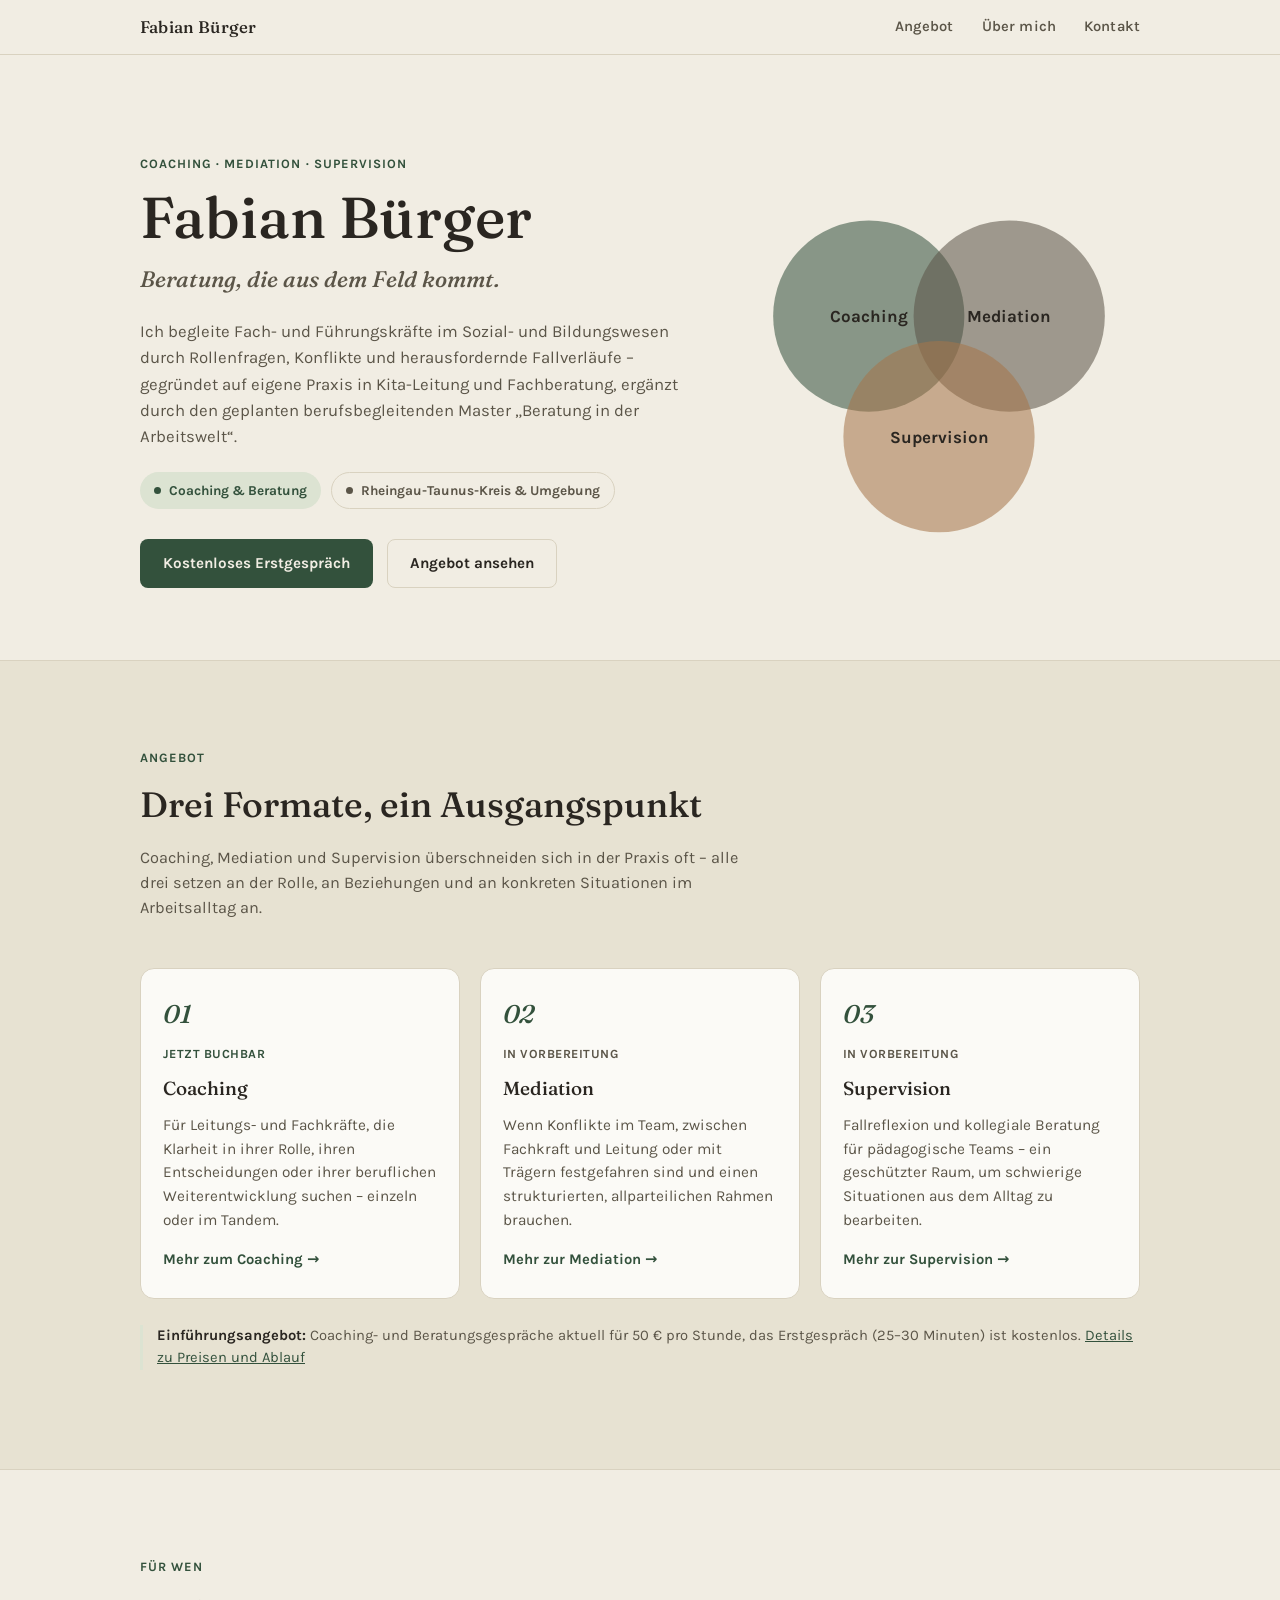
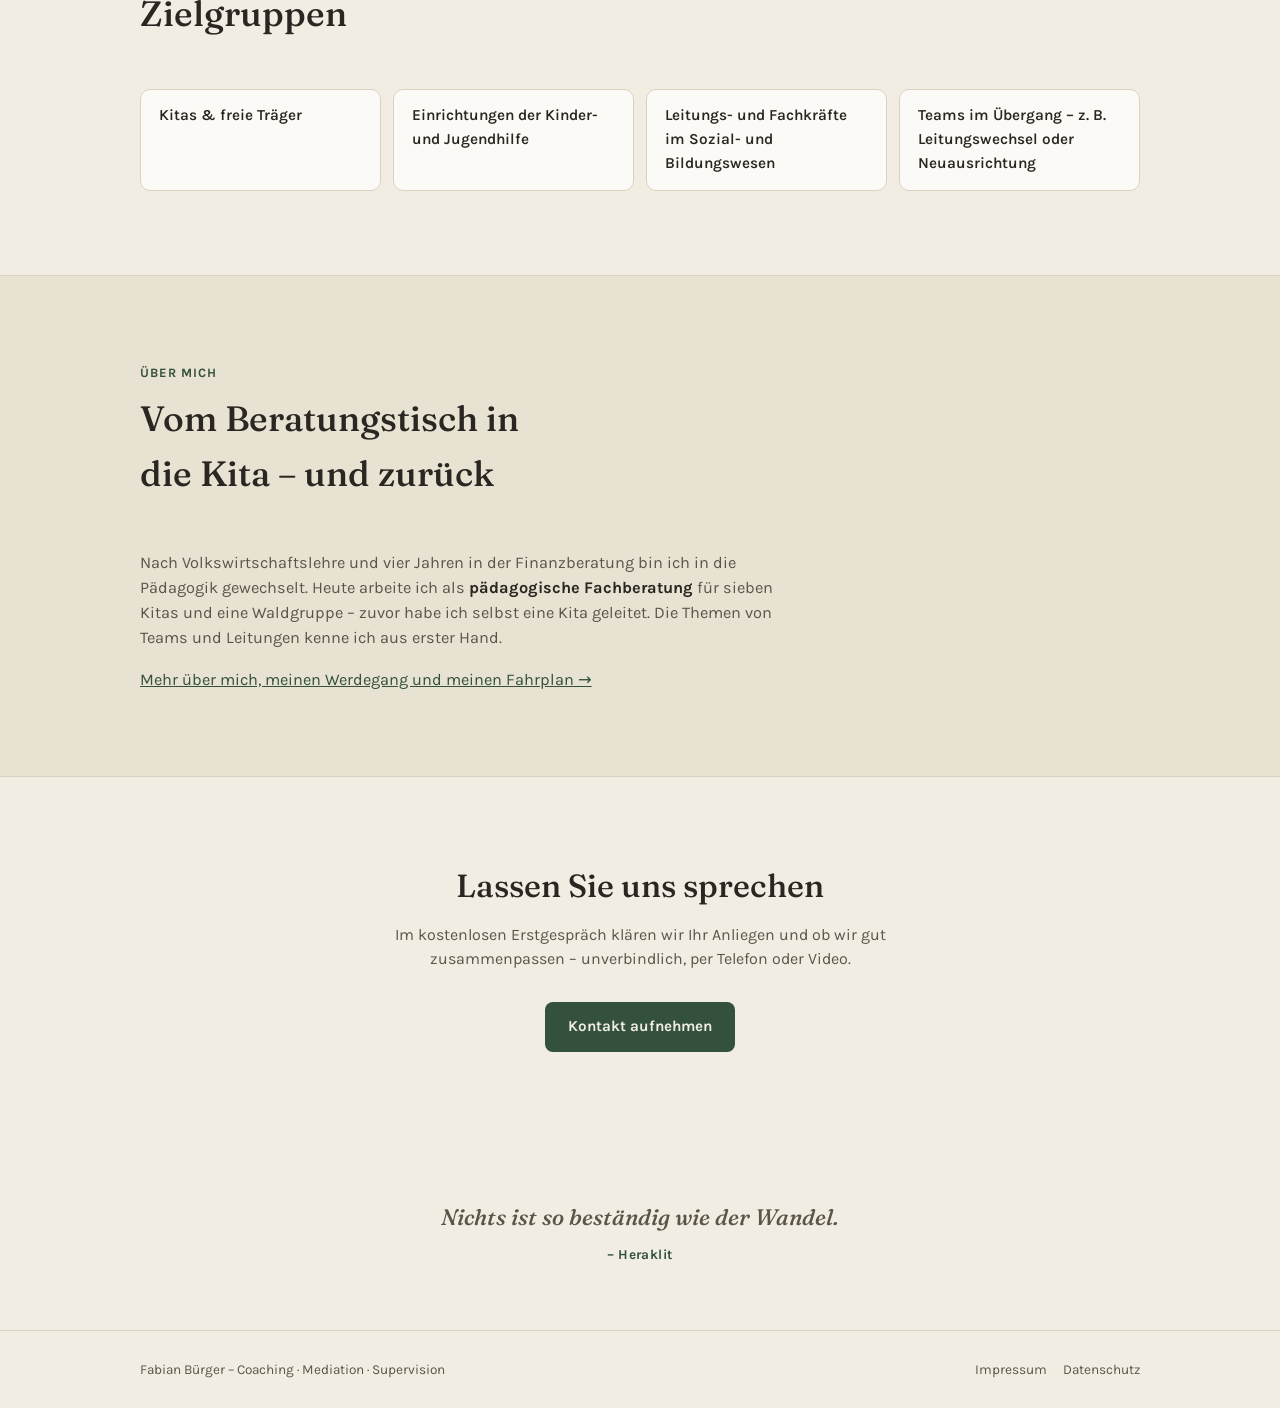
<file: index.html>
<!DOCTYPE html>
<html lang="de">
<head>
<meta charset="UTF-8">
<meta name="viewport" content="width=device-width, initial-scale=1.0">
<meta name="description" content="Coaching, Mediation und Supervision für Fach- und Führungskräfte im Sozial- und Bildungsbereich – individuelle Begleitung durch Fabian Bürger im Rheingau-Taunus-Kreis und Umgebung.">
<meta name="robots" content="index, follow">
<link rel="canonical" href="https://fabianbuerger.de/">
<meta property="og:type" content="website">
<meta property="og:url" content="https://fabianbuerger.de/">
<meta property="og:title" content="Fabian Bürger – Coaching, Mediation, Supervision">
<meta property="og:description" content="Beratung, die aus dem Feld kommt: Coaching, Mediation und Supervision für Fach- und Führungskräfte im Sozial- und Bildungsbereich.">
<meta property="og:locale" content="de_DE">
<meta property="og:image" content="https://fabianbuerger.de/og-image.png">
<meta name="twitter:card" content="summary_large_image">
<link rel="icon" href="/favicon.svg" type="image/svg+xml">
<link rel="icon" href="/favicon.ico" sizes="any">
<link rel="apple-touch-icon" href="/apple-touch-icon.png">
<title>Fabian Bürger – Coaching, Mediation &amp; Supervision im Rheingau-Taunus-Kreis</title>
<link rel="stylesheet" href="/style.css">
<script>
  // Alte Sprungmarken der früheren Einzelseite auf die neuen Unterseiten umleiten
  (function(){
    var map = {
      '#ueber-mich': '/ueber-mich',
      '#werdegang': '/ueber-mich#werdegang',
      '#fahrplan': '/ueber-mich#fahrplan',
      '#angebot': '/angebot',
      '#kontakt': '/kontakt'
    };
    if (map[location.hash]) location.replace(map[location.hash]);
  })();
</script>
<script type="application/ld+json">
{
  "@context": "https://schema.org",
  "@type": "ProfessionalService",
  "name": "Fabian Bürger – Coaching, Mediation, Supervision",
  "description": "Coaching, Mediation und Supervision für Fach- und Führungskräfte im Sozial- und Bildungsbereich im Rheingau-Taunus-Kreis und Umgebung.",
  "url": "https://fabianbuerger.de/",
  "image": "https://fabianbuerger.de/og-image.png",
  "telephone": "+491729821548",
  "email": "kontakt@fabianbuerger.de",
  "areaServed": {
    "@type": "AdministrativeArea",
    "name": "Rheingau-Taunus-Kreis"
  }
}
</script>
</head>
<body>

<header class="site">
  <div class="wrap nav-row">
    <a class="wordmark" href="/">Fabian Bürger</a>
    <button type="button" class="burger" aria-label="Menü" aria-expanded="false" aria-controls="site-nav">
      <svg viewBox="0 0 24 24" fill="none" stroke-width="2" stroke-linecap="round" aria-hidden="true"><path d="M3 6h18M3 12h18M3 18h18"/></svg>
    </button>
    <nav class="links" id="site-nav" aria-label="Hauptnavigation">
      <a href="/angebot">Angebot</a>
      <a href="/ueber-mich">Über mich</a>
      <a href="/kontakt">Kontakt</a>
    </nav>
  </div>
</header>

<main id="top">

  <section class="hero">
    <div class="wrap hero-grid">
      <div>
        <span class="eyebrow">Coaching · Mediation · Supervision</span>
        <h1>Fabian Bürger</h1>
        <p class="sub">Beratung, die aus dem Feld kommt.</p>
        <p class="lede">
          Ich begleite Fach- und Führungskräfte im Sozial- und Bildungswesen durch Rollenfragen,
          Konflikte und herausfordernde Fallverläufe &ndash; gegründet auf eigene Praxis in
          Kita-Leitung und Fachberatung, ergänzt durch den geplanten berufsbegleitenden
          Master &bdquo;Beratung in der Arbeitswelt&ldquo;.
        </p>
        <div class="badge-row">
          <span class="badge">Coaching &amp; Beratung</span>
          <span class="badge badge-alt">Rheingau-Taunus-Kreis &amp; Umgebung</span>
        </div>
        <div class="cta-row">
          <a class="btn btn-primary" href="/kontakt">Kostenloses Erstgespräch</a>
          <a class="btn btn-ghost" href="/angebot">Angebot ansehen</a>
        </div>
      </div>
      <div>
        <svg class="venn" viewBox="0 0 320 310" role="img" aria-label="Drei sich überschneidende Kreise für Coaching, Mediation und Supervision" style="max-width:340px">
          <circle cx="93.9" cy="104.5" r="90" fill="var(--accent)" />
          <circle cx="226.1" cy="104.5" r="90" fill="var(--ink-soft)" />
          <circle cx="160" cy="218.1" r="90" fill="#A6764A" fill-opacity="0.5"/>
          <text x="93.9" y="104.5" text-anchor="middle" dominant-baseline="central">Coaching</text>
          <text x="226.1" y="104.5" text-anchor="middle" dominant-baseline="central">Mediation</text>
          <text x="160" y="218.1" text-anchor="middle" dominant-baseline="central">Supervision</text>
        </svg>
      </div>
    </div>
  </section>

  <section class="alt">
    <div class="wrap">
      <div class="section-head">
        <span class="eyebrow">Angebot</span>
        <h2>Drei Formate, ein Ausgangspunkt</h2>
        <p>Coaching, Mediation und Supervision überschneiden sich in der Praxis oft &ndash; alle drei
          setzen an der Rolle, an Beziehungen und an konkreten Situationen im Arbeitsalltag an.</p>
      </div>
      <div class="grid-3">
        <div class="card">
          <span class="num">01</span>
          <span class="status">Jetzt buchbar</span>
          <h3>Coaching</h3>
          <p>Für Leitungs- und Fachkräfte, die Klarheit in ihrer Rolle, ihren Entscheidungen oder
            ihrer beruflichen Weiterentwicklung suchen &ndash; einzeln oder im Tandem.</p>
          <a class="more" href="/angebot#coaching">Mehr zum Coaching &rarr;</a>
        </div>
        <div class="card">
          <span class="num">02</span>
          <span class="status later">In Vorbereitung</span>
          <h3>Mediation</h3>
          <p>Wenn Konflikte im Team, zwischen Fachkraft und Leitung oder mit Trägern festgefahren
            sind und einen strukturierten, allparteilichen Rahmen brauchen.</p>
          <a class="more" href="/angebot#mediation">Mehr zur Mediation &rarr;</a>
        </div>
        <div class="card">
          <span class="num">03</span>
          <span class="status later">In Vorbereitung</span>
          <h3>Supervision</h3>
          <p>Fallreflexion und kollegiale Beratung für pädagogische Teams &ndash; ein geschützter Raum,
            um schwierige Situationen aus dem Alltag zu bearbeiten.</p>
          <a class="more" href="/angebot#supervision">Mehr zur Supervision &rarr;</a>
        </div>
      </div>
      <p class="note">
        <strong style="color:var(--ink)">Einführungsangebot:</strong> Coaching- und Beratungsgespräche
        aktuell für 50&nbsp;&euro; pro Stunde, das Erstgespräch (25&ndash;30&nbsp;Minuten) ist kostenlos.
        <a href="/angebot#preise">Details zu Preisen und Ablauf</a>
      </p>
    </div>
  </section>

  <section id="fuer-wen">
    <div class="wrap">
      <div class="section-head">
        <span class="eyebrow">Für wen</span>
        <h2>Zielgruppen</h2>
      </div>
      <div class="taglist">
        <div class="tag">Kitas &amp; freie Träger</div>
        <div class="tag">Einrichtungen der Kinder- und Jugendhilfe</div>
        <div class="tag">Leitungs- und Fachkräfte im Sozial- und Bildungswesen</div>
        <div class="tag">Teams im Übergang &ndash; z.&nbsp;B. Leitungswechsel oder Neuausrichtung</div>
      </div>
    </div>
  </section>

  <section class="alt">
    <div class="wrap">
      <div class="section-head">
        <span class="eyebrow">Über mich</span>
        <h2>Vom Beratungstisch in die Kita &ndash; und zurück</h2>
      </div>
      <div class="prose">
        <p>
          Nach Volkswirtschaftslehre und vier Jahren in der Finanzberatung bin ich in die Pädagogik
          gewechselt. Heute arbeite ich als <strong>pädagogische Fachberatung</strong> für sieben Kitas
          und eine Waldgruppe &ndash; zuvor habe ich selbst eine Kita geleitet. Die Themen von Teams und
          Leitungen kenne ich aus erster Hand.
        </p>
        <p><a href="/ueber-mich">Mehr über mich, meinen Werdegang und meinen Fahrplan &rarr;</a></p>
      </div>
    </div>
  </section>

  <section class="cta-band">
    <div class="wrap">
      <h2>Lassen Sie uns sprechen</h2>
      <p>Im kostenlosen Erstgespräch klären wir Ihr Anliegen und ob wir gut zusammenpassen &ndash;
        unverbindlich, per Telefon oder Video.</p>
      <div class="cta-row">
        <a class="btn btn-primary" href="/kontakt">Kontakt aufnehmen</a>
      </div>
    </div>
  </section>

  <section class="closing-quote">
    <div class="wrap">
      <blockquote>
        <p>Nichts ist so beständig wie der Wandel.</p>
        <cite>&ndash; Heraklit</cite>
      </blockquote>
    </div>
  </section>

</main>

<footer class="site">
  <div class="wrap">
    <span>Fabian Bürger &ndash; Coaching · Mediation · Supervision</span>
    <nav class="footer-links" aria-label="Rechtliches">
      <a href="/impressum.html">Impressum</a>
      <a href="/datenschutz.html">Datenschutz</a>
    </nav>
  </div>
</footer>

<script src="/nav.js"></script>
<script data-goatcounter="https://fabianbuerger.goatcounter.com/count" async src="//gc.zgo.at/count.js"></script>
</body>
</html>
</file>
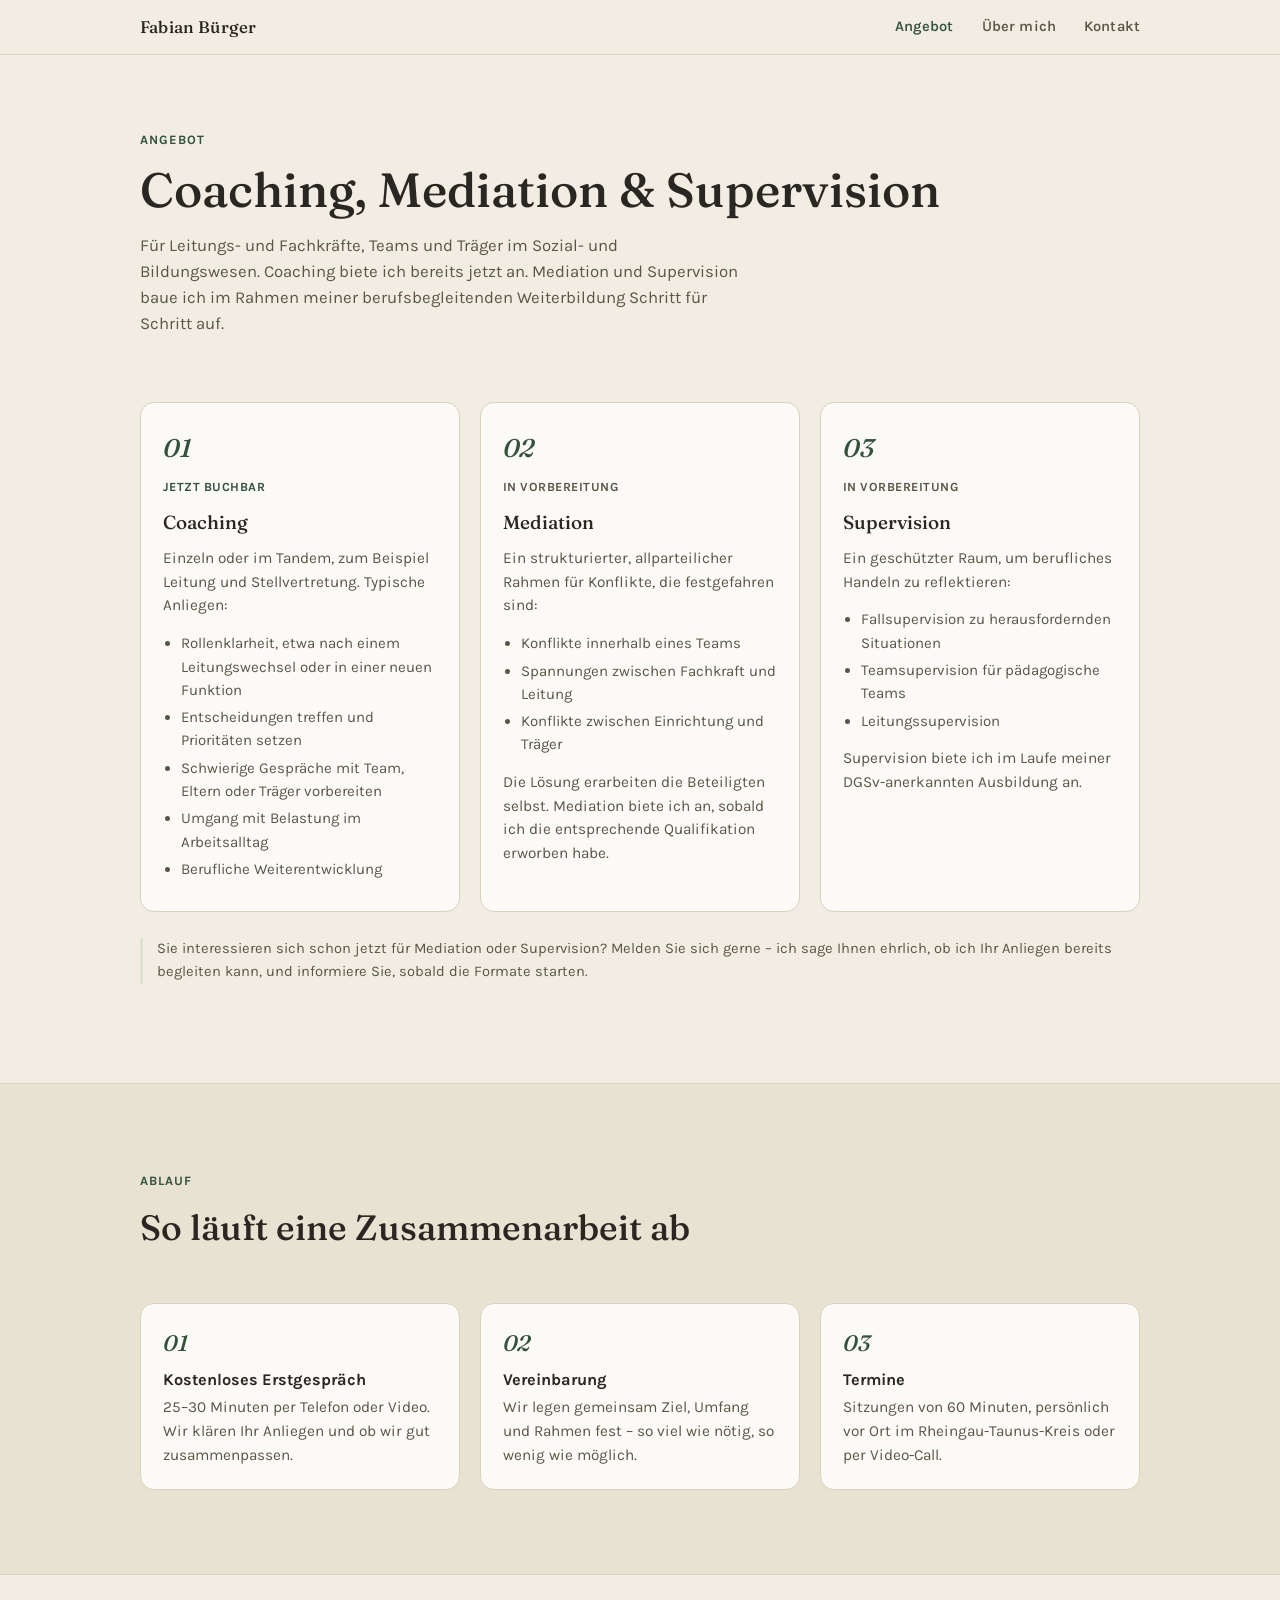
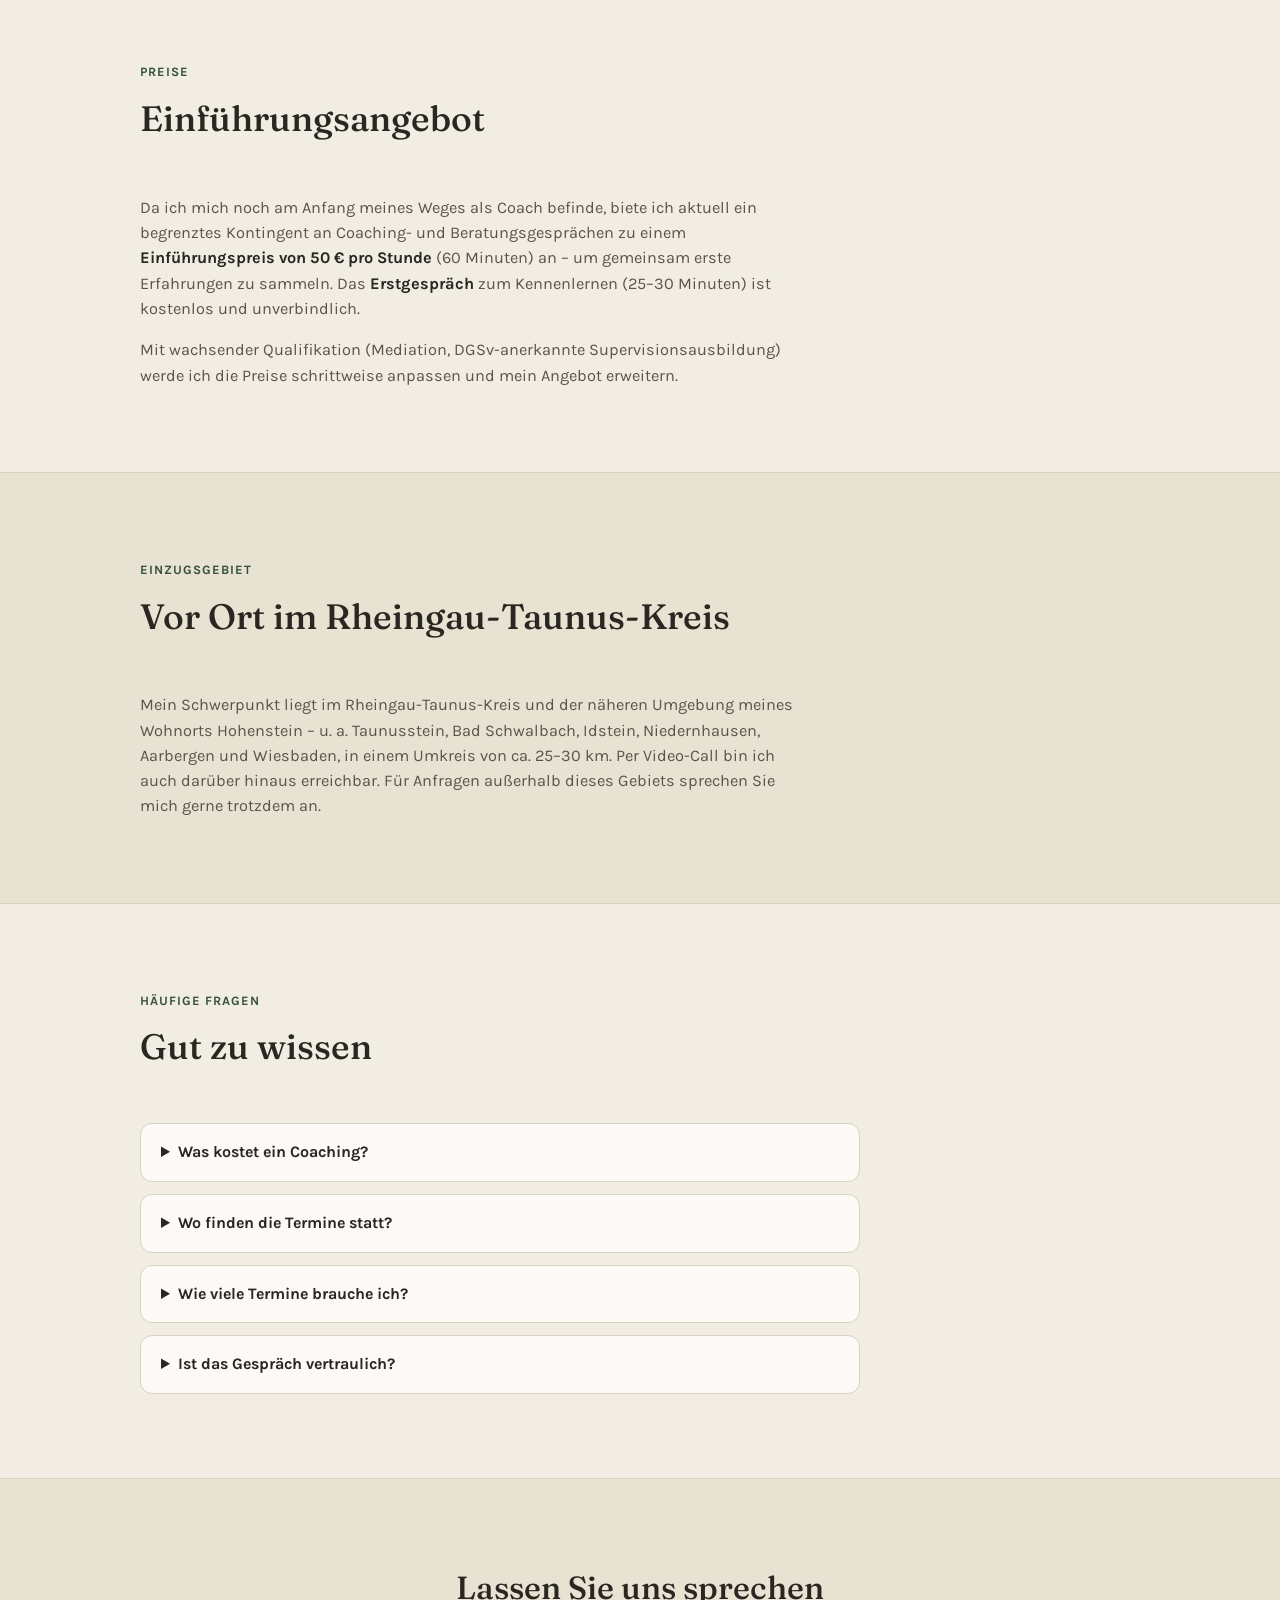
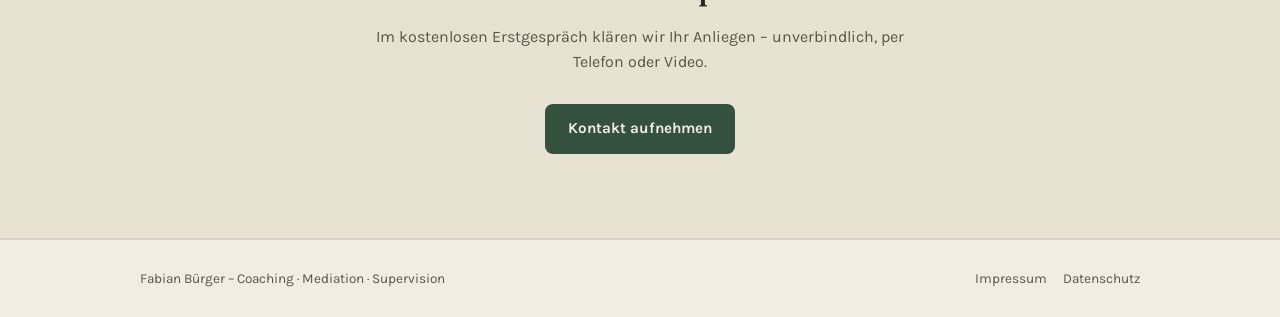
<file: angebot.html>
<!DOCTYPE html>
<html lang="de">
<head>
<meta charset="UTF-8">
<meta name="viewport" content="width=device-width, initial-scale=1.0">
<meta name="description" content="Coaching für Leitungs- und Fachkräfte in Kita und Sozialwesen, Mediation und Supervision in Vorbereitung. Ablauf, Preise und Einzugsgebiet im Rheingau-Taunus-Kreis.">
<meta name="robots" content="index, follow">
<link rel="canonical" href="https://fabianbuerger.de/angebot">
<meta property="og:type" content="website">
<meta property="og:url" content="https://fabianbuerger.de/angebot">
<meta property="og:title" content="Angebot – Coaching, Mediation, Supervision | Fabian Bürger">
<meta property="og:description" content="Coaching für Leitungs- und Fachkräfte im Sozial- und Bildungswesen. Ablauf, Preise und Einzugsgebiet.">
<meta property="og:locale" content="de_DE">
<meta property="og:image" content="https://fabianbuerger.de/og-image.png">
<meta name="twitter:card" content="summary_large_image">
<link rel="icon" href="/favicon.svg" type="image/svg+xml">
<link rel="icon" href="/favicon.ico" sizes="any">
<link rel="apple-touch-icon" href="/apple-touch-icon.png">
<title>Angebot: Coaching, Mediation &amp; Supervision – Fabian Bürger</title>
<link rel="stylesheet" href="/style.css">
</head>
<body>

<header class="site">
  <div class="wrap nav-row">
    <a class="wordmark" href="/">Fabian Bürger</a>
    <button type="button" class="burger" aria-label="Menü" aria-expanded="false" aria-controls="site-nav">
      <svg viewBox="0 0 24 24" fill="none" stroke-width="2" stroke-linecap="round" aria-hidden="true"><path d="M3 6h18M3 12h18M3 18h18"/></svg>
    </button>
    <nav class="links" id="site-nav" aria-label="Hauptnavigation">
      <a href="/angebot" aria-current="page">Angebot</a>
      <a href="/ueber-mich">Über mich</a>
      <a href="/kontakt">Kontakt</a>
    </nav>
  </div>
</header>

<main>

  <div class="page-head">
    <div class="wrap">
      <span class="eyebrow">Angebot</span>
      <h1>Coaching, Mediation &amp; Supervision</h1>
      <p class="lede">Für Leitungs- und Fachkräfte, Teams und Träger im Sozial- und Bildungswesen.
        Coaching biete ich bereits jetzt an. Mediation und Supervision baue ich im Rahmen meiner
        berufsbegleitenden Weiterbildung Schritt für Schritt auf.</p>
    </div>
  </div>

  <section>
    <div class="wrap">
      <div class="grid-3">
        <div class="card" id="coaching">
          <span class="num">01</span>
          <span class="status">Jetzt buchbar</span>
          <h3>Coaching</h3>
          <p>Einzeln oder im Tandem, zum Beispiel Leitung und Stellvertretung. Typische Anliegen:</p>
          <ul>
            <li>Rollenklarheit, etwa nach einem Leitungswechsel oder in einer neuen Funktion</li>
            <li>Entscheidungen treffen und Prioritäten setzen</li>
            <li>Schwierige Gespräche mit Team, Eltern oder Träger vorbereiten</li>
            <li>Umgang mit Belastung im Arbeitsalltag</li>
            <li>Berufliche Weiterentwicklung</li>
          </ul>
        </div>
        <div class="card" id="mediation">
          <span class="num">02</span>
          <span class="status later">In Vorbereitung</span>
          <h3>Mediation</h3>
          <p>Ein strukturierter, allparteilicher Rahmen für Konflikte, die festgefahren sind:</p>
          <ul>
            <li>Konflikte innerhalb eines Teams</li>
            <li>Spannungen zwischen Fachkraft und Leitung</li>
            <li>Konflikte zwischen Einrichtung und Träger</li>
          </ul>
          <p>Die Lösung erarbeiten die Beteiligten selbst. Mediation biete ich an, sobald ich die
            entsprechende Qualifikation erworben habe.</p>
        </div>
        <div class="card" id="supervision">
          <span class="num">03</span>
          <span class="status later">In Vorbereitung</span>
          <h3>Supervision</h3>
          <p>Ein geschützter Raum, um berufliches Handeln zu reflektieren:</p>
          <ul>
            <li>Fallsupervision zu herausfordernden Situationen</li>
            <li>Teamsupervision für pädagogische Teams</li>
            <li>Leitungssupervision</li>
          </ul>
          <p>Supervision biete ich im Laufe meiner DGSv-anerkannten Ausbildung an.</p>
        </div>
      </div>
      <p class="note">Sie interessieren sich schon jetzt für Mediation oder Supervision? Melden Sie sich
        gerne &ndash; ich sage Ihnen ehrlich, ob ich Ihr Anliegen bereits begleiten kann, und informiere
        Sie, sobald die Formate starten.</p>
    </div>
  </section>

  <section class="alt" id="ablauf">
    <div class="wrap">
      <div class="section-head">
        <span class="eyebrow">Ablauf</span>
        <h2>So läuft eine Zusammenarbeit ab</h2>
      </div>
      <ol class="steps">
        <li><strong>Kostenloses Erstgespräch</strong>25&ndash;30 Minuten per Telefon oder Video. Wir
          klären Ihr Anliegen und ob wir gut zusammenpassen.</li>
        <li><strong>Vereinbarung</strong>Wir legen gemeinsam Ziel, Umfang und Rahmen fest &ndash;
          so viel wie nötig, so wenig wie möglich.</li>
        <li><strong>Termine</strong>Sitzungen von 60 Minuten, persönlich vor Ort im
          Rheingau-Taunus-Kreis oder per Video-Call.</li>
      </ol>
    </div>
  </section>

  <section id="preise">
    <div class="wrap">
      <div class="section-head">
        <span class="eyebrow">Preise</span>
        <h2>Einführungsangebot</h2>
      </div>
      <div class="prose">
        <p>Da ich mich noch am Anfang meines Weges als Coach befinde, biete ich aktuell ein begrenztes
          Kontingent an Coaching- und Beratungsgesprächen zu einem <strong>Einführungspreis von
          50&nbsp;&euro; pro Stunde</strong> (60&nbsp;Minuten) an &ndash; um gemeinsam erste Erfahrungen
          zu sammeln. Das <strong>Erstgespräch</strong> zum Kennenlernen (25&ndash;30&nbsp;Minuten) ist
          kostenlos und unverbindlich.</p>
        <p>Mit wachsender Qualifikation (Mediation, DGSv-anerkannte Supervisionsausbildung) werde ich
          die Preise schrittweise anpassen und mein Angebot erweitern.</p>
      </div>
    </div>
  </section>

  <section class="alt" id="einzugsgebiet">
    <div class="wrap">
      <div class="section-head">
        <span class="eyebrow">Einzugsgebiet</span>
        <h2>Vor Ort im Rheingau-Taunus-Kreis</h2>
      </div>
      <div class="prose">
        <p>Mein Schwerpunkt liegt im Rheingau-Taunus-Kreis und der näheren Umgebung meines Wohnorts
          Hohenstein &ndash; u.&nbsp;a. Taunusstein, Bad Schwalbach, Idstein, Niedernhausen, Aarbergen
          und Wiesbaden, in einem Umkreis von ca. 25&ndash;30&nbsp;km. Per Video-Call bin ich auch
          darüber hinaus erreichbar. Für Anfragen außerhalb dieses Gebiets sprechen Sie mich gerne
          trotzdem an.</p>
      </div>
    </div>
  </section>

  <section id="fragen">
    <div class="wrap">
      <div class="section-head">
        <span class="eyebrow">Häufige Fragen</span>
        <h2>Gut zu wissen</h2>
      </div>
      <div class="faq">
        <details>
          <summary>Was kostet ein Coaching?</summary>
          <p>Aktuell gilt ein Einführungspreis von 50&nbsp;&euro; pro Stunde (60&nbsp;Minuten). Das
            Erstgespräch (25&ndash;30&nbsp;Minuten) ist kostenlos.</p>
        </details>
        <details>
          <summary>Wo finden die Termine statt?</summary>
          <p>Persönlich vor Ort im Rheingau-Taunus-Kreis und Umgebung &ndash; zum Beispiel in Ihrer
            Einrichtung &ndash; oder per Video-Call.</p>
        </details>
        <details>
          <summary>Wie viele Termine brauche ich?</summary>
          <p>Das hängt von Ihrem Anliegen ab. Manchmal reicht ein einzelnes Gespräch, manchmal sind
            mehrere Termine sinnvoll. Wir klären das im Erstgespräch und passen den Umfang bei Bedarf an.</p>
        </details>
        <details>
          <summary>Ist das Gespräch vertraulich?</summary>
          <p>Ja. Was Sie mir im Coaching anvertrauen, bleibt unter uns &ndash; auch wenn Ihre
            Einrichtung oder Ihr Träger das Coaching beauftragt.</p>
        </details>
      </div>
    </div>
  </section>

  <section class="cta-band alt">
    <div class="wrap">
      <h2>Lassen Sie uns sprechen</h2>
      <p>Im kostenlosen Erstgespräch klären wir Ihr Anliegen &ndash; unverbindlich, per Telefon oder Video.</p>
      <div class="cta-row">
        <a class="btn btn-primary" href="/kontakt">Kontakt aufnehmen</a>
      </div>
    </div>
  </section>

</main>

<footer class="site">
  <div class="wrap">
    <span>Fabian Bürger &ndash; Coaching · Mediation · Supervision</span>
    <nav class="footer-links" aria-label="Rechtliches">
      <a href="/impressum.html">Impressum</a>
      <a href="/datenschutz.html">Datenschutz</a>
    </nav>
  </div>
</footer>

<script src="/nav.js"></script>
<script data-goatcounter="https://fabianbuerger.goatcounter.com/count" async src="//gc.zgo.at/count.js"></script>
</body>
</html>
</file>
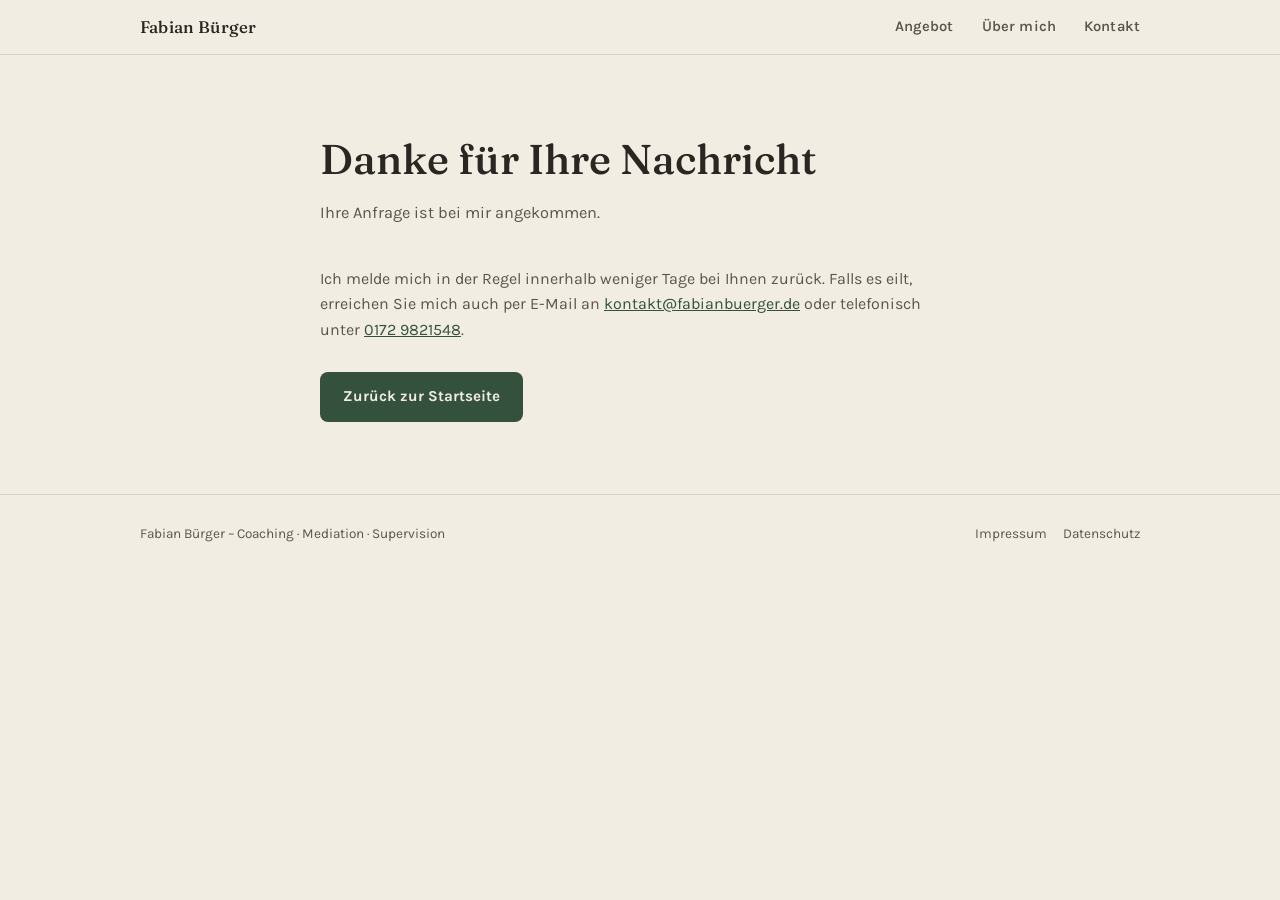
<file: danke.html>
<!DOCTYPE html>
<html lang="de">
<head>
<meta charset="UTF-8">
<meta name="viewport" content="width=device-width, initial-scale=1.0">
<meta name="robots" content="noindex, follow">
<title>Danke für Ihre Nachricht – Fabian Bürger</title>
<link rel="icon" href="/favicon.svg" type="image/svg+xml">
<link rel="icon" href="/favicon.ico" sizes="any">
<link rel="apple-touch-icon" href="/apple-touch-icon.png">
<link rel="stylesheet" href="/style.css">
</head>
<body>

<header class="site">
  <div class="wrap nav-row">
    <a class="wordmark" href="/">Fabian Bürger</a>
    <button type="button" class="burger" aria-label="Menü" aria-expanded="false" aria-controls="site-nav">
      <svg viewBox="0 0 24 24" fill="none" stroke-width="2" stroke-linecap="round" aria-hidden="true"><path d="M3 6h18M3 12h18M3 18h18"/></svg>
    </button>
    <nav class="links" id="site-nav" aria-label="Hauptnavigation">
      <a href="/angebot">Angebot</a>
      <a href="/ueber-mich">Über mich</a>
      <a href="/kontakt">Kontakt</a>
    </nav>
  </div>
</header>

<main class="legal">
  <div class="wrap">
    <h1>Danke für Ihre Nachricht</h1>
    <p class="lede">Ihre Anfrage ist bei mir angekommen.</p>
    <p>Ich melde mich in der Regel innerhalb weniger Tage bei Ihnen zurück. Falls es eilt, erreichen Sie
    mich auch per E-Mail an <a href="mailto:kontakt@fabianbuerger.de">kontakt@fabianbuerger.de</a> oder
    telefonisch unter <a href="tel:+491729821548">0172 9821548</a>.</p>
    <a class="btn btn-primary" style="margin-top:20px" href="/">Zurück zur Startseite</a>
  </div>
</main>

<footer class="site">
  <div class="wrap">
    <span>Fabian Bürger &ndash; Coaching · Mediation · Supervision</span>
    <nav class="footer-links">
      <a href="/impressum.html">Impressum</a>
      <a href="/datenschutz.html">Datenschutz</a>
    </nav>
  </div>
</footer>

<script src="/nav.js"></script>
</body>
</html>
</file>
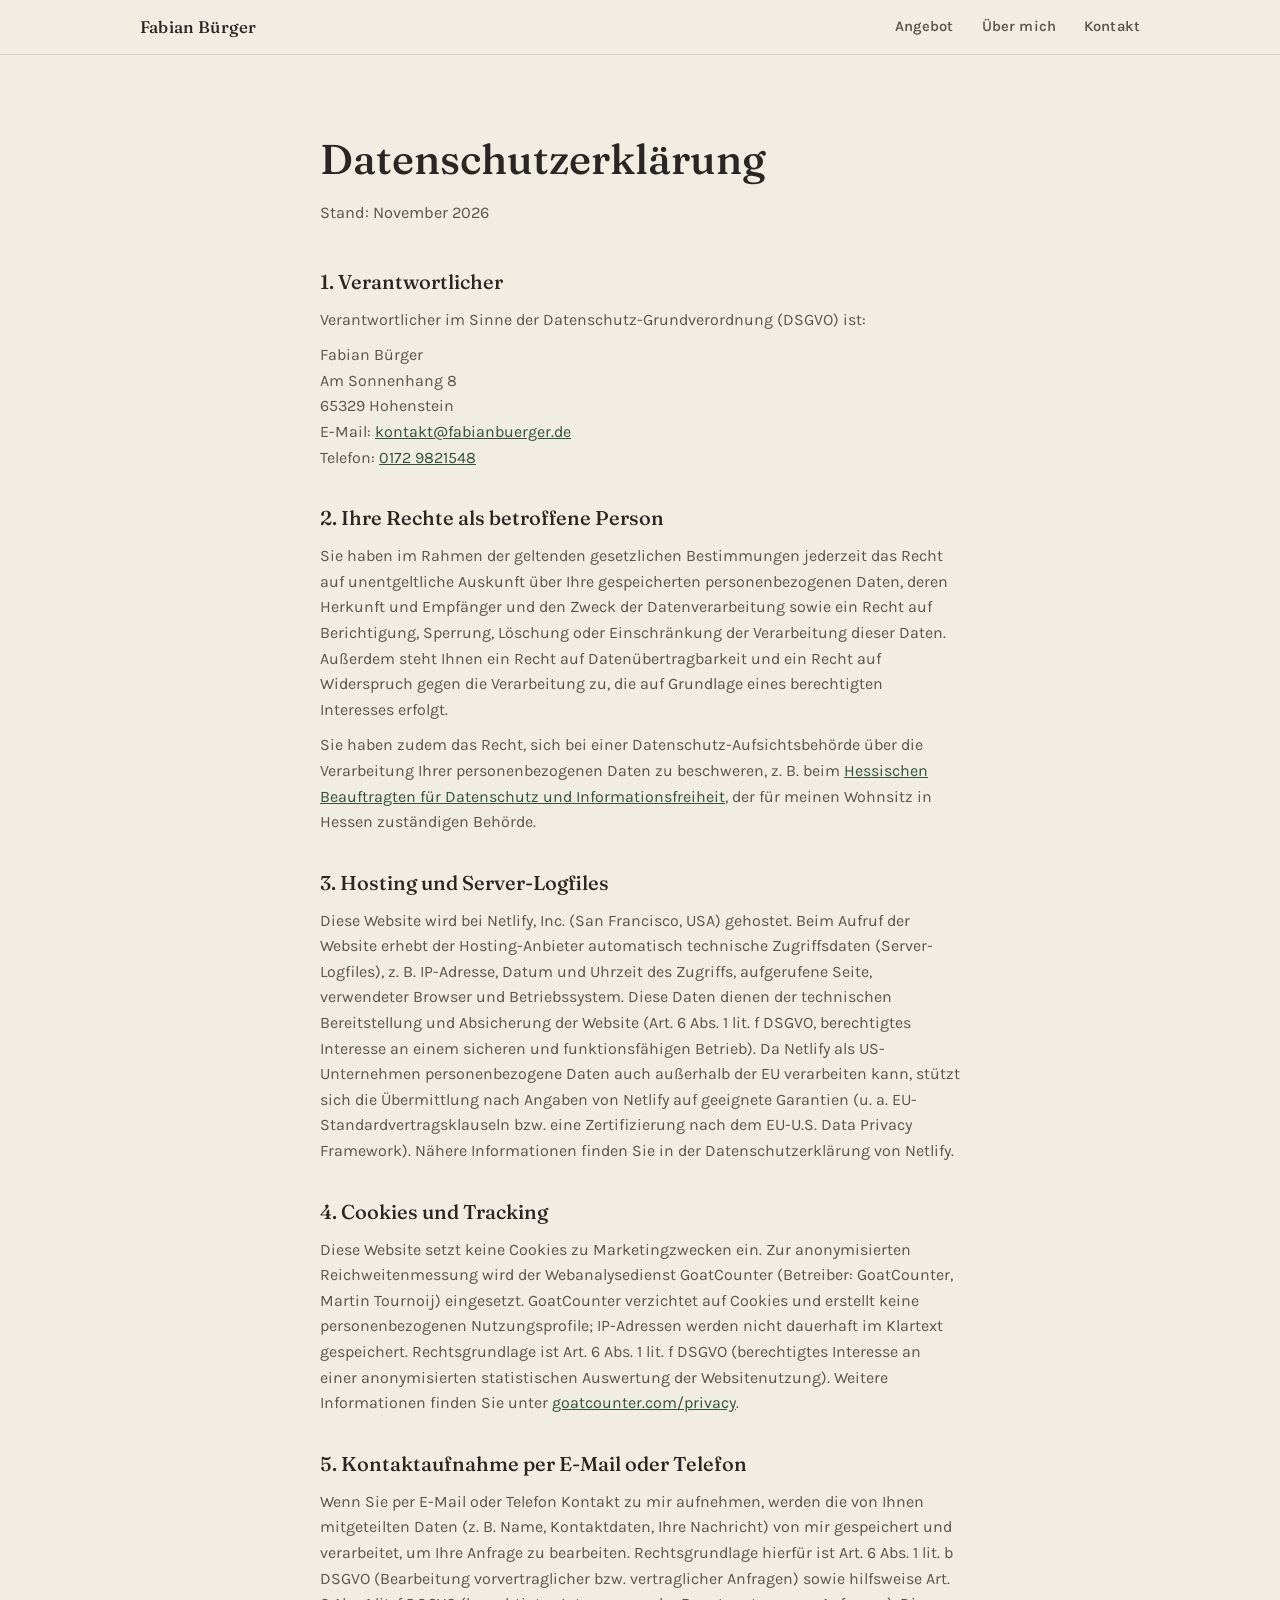
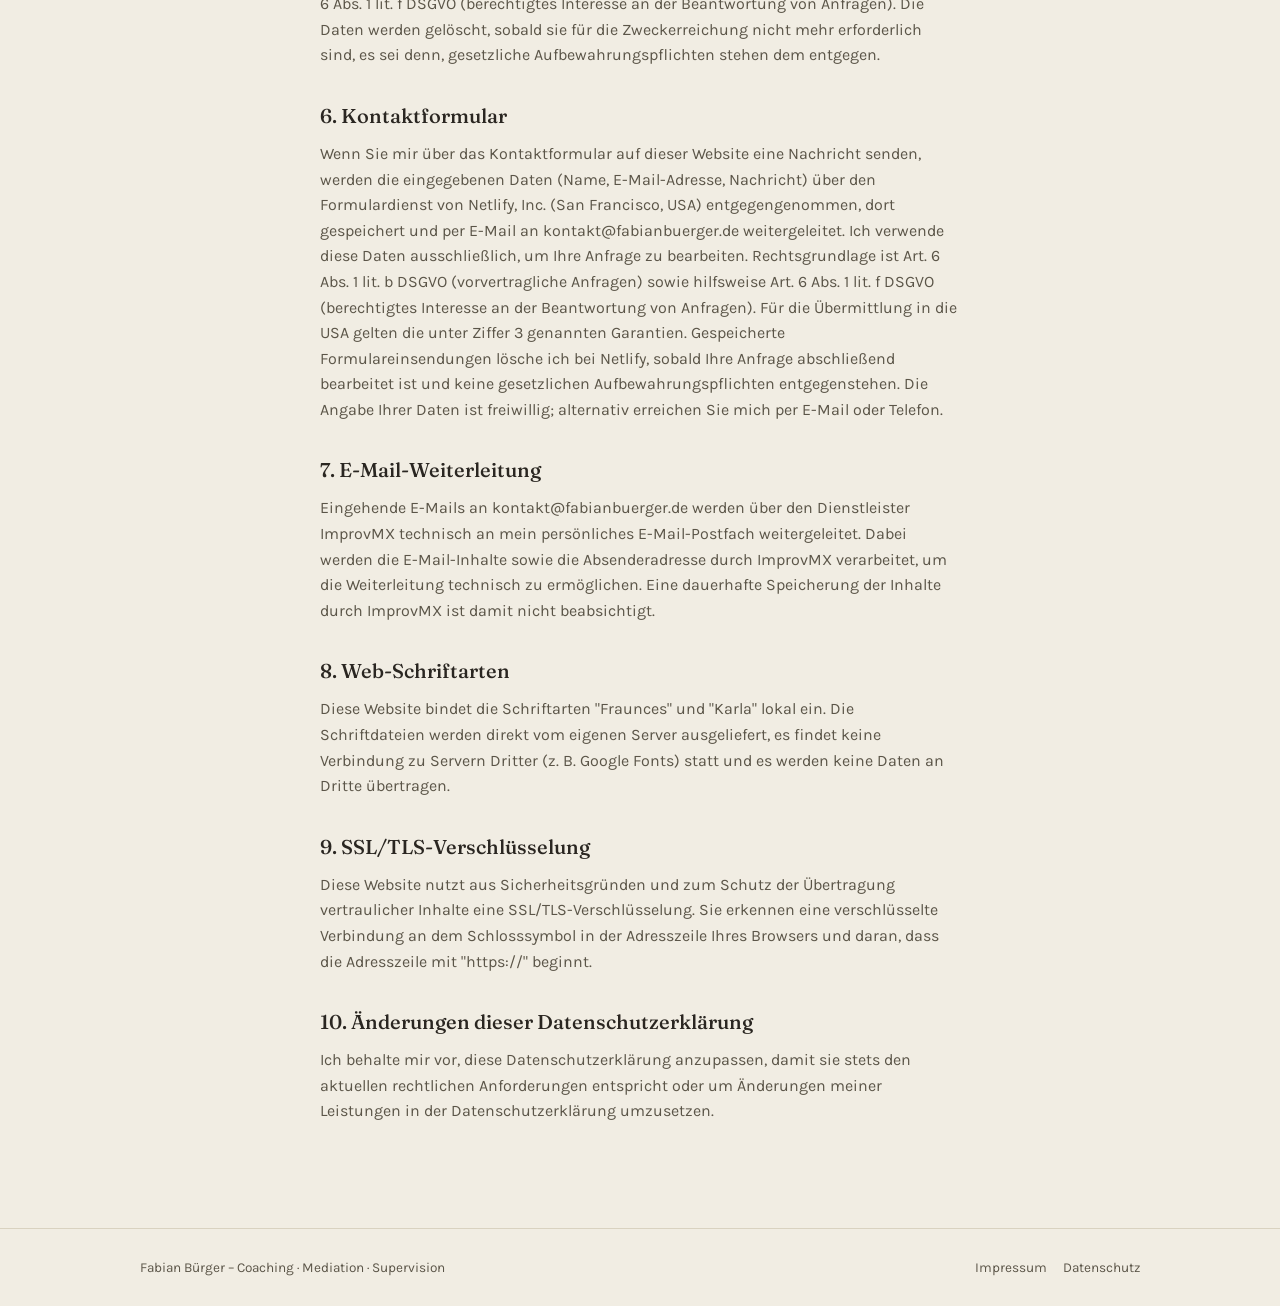
<file: datenschutz.html>
<!DOCTYPE html>
<html lang="de">
<head>
<meta charset="UTF-8">
<meta name="viewport" content="width=device-width, initial-scale=1.0">
<meta name="description" content="Datenschutzerklärung von Fabian Bürger – Coaching, Mediation und Supervision.">
<meta name="robots" content="index, follow">
<link rel="canonical" href="https://fabianbuerger.de/datenschutz.html">
<title>Datenschutzerklärung – Fabian Bürger</title>
<link rel="icon" href="/favicon.svg" type="image/svg+xml">
<link rel="icon" href="/favicon.ico" sizes="any">
<link rel="apple-touch-icon" href="/apple-touch-icon.png">
<link rel="stylesheet" href="/style.css">
</head>
<body>

<header class="site">
  <div class="wrap nav-row">
    <a class="wordmark" href="/">Fabian Bürger</a>
    <button type="button" class="burger" aria-label="Menü" aria-expanded="false" aria-controls="site-nav">
      <svg viewBox="0 0 24 24" fill="none" stroke-width="2" stroke-linecap="round" aria-hidden="true"><path d="M3 6h18M3 12h18M3 18h18"/></svg>
    </button>
    <nav class="links" id="site-nav" aria-label="Hauptnavigation">
      <a href="/angebot">Angebot</a>
      <a href="/ueber-mich">Über mich</a>
      <a href="/kontakt">Kontakt</a>
    </nav>
  </div>
</header>

<main class="legal">
  <div class="wrap">
    <h1>Datenschutzerklärung</h1>
    <p class="lede">Stand: November 2026</p>

    <section>
      <h2>1. Verantwortlicher</h2>
      <p>Verantwortlicher im Sinne der Datenschutz-Grundverordnung (DSGVO) ist:</p>
      <address>
        Fabian Bürger<br>
        Am Sonnenhang 8<br>
        65329 Hohenstein<br>
        E-Mail: <a href="mailto:kontakt@fabianbuerger.de">kontakt@fabianbuerger.de</a><br>
        Telefon: <a href="tel:+491729821548">0172 9821548</a>
      </address>
    </section>

    <section>
      <h2>2. Ihre Rechte als betroffene Person</h2>
      <p>Sie haben im Rahmen der geltenden gesetzlichen Bestimmungen jederzeit das Recht auf unentgeltliche
      Auskunft über Ihre gespeicherten personenbezogenen Daten, deren Herkunft und Empfänger und den Zweck
      der Datenverarbeitung sowie ein Recht auf Berichtigung, Sperrung, Löschung oder Einschränkung der
      Verarbeitung dieser Daten. Außerdem steht Ihnen ein Recht auf Datenübertragbarkeit und ein Recht auf
      Widerspruch gegen die Verarbeitung zu, die auf Grundlage eines berechtigten Interesses erfolgt.</p>
      <p>Sie haben zudem das Recht, sich bei einer Datenschutz-Aufsichtsbehörde über die Verarbeitung Ihrer
      personenbezogenen Daten zu beschweren, z.&nbsp;B. beim
      <a href="https://datenschutz.hessen.de" target="_blank" rel="noopener">Hessischen Beauftragten für
      Datenschutz und Informationsfreiheit</a>, der für meinen Wohnsitz in Hessen zuständigen Behörde.</p>
    </section>

    <section>
      <h2>3. Hosting und Server-Logfiles</h2>
      <p>Diese Website wird bei Netlify, Inc. (San Francisco, USA) gehostet. Beim Aufruf der Website
      erhebt der Hosting-Anbieter automatisch technische Zugriffsdaten (Server-Logfiles), z.&nbsp;B.
      IP-Adresse, Datum und Uhrzeit des Zugriffs, aufgerufene Seite, verwendeter Browser und
      Betriebssystem. Diese Daten dienen der technischen Bereitstellung und Absicherung der Website
      (Art. 6 Abs. 1 lit. f DSGVO, berechtigtes Interesse an einem sicheren und funktionsfähigen Betrieb).
      Da Netlify als US-Unternehmen personenbezogene Daten auch außerhalb der EU verarbeiten kann, stützt
      sich die Übermittlung nach Angaben von Netlify auf geeignete Garantien (u.&nbsp;a.
      EU-Standardvertragsklauseln bzw. eine Zertifizierung nach dem EU-U.S. Data Privacy Framework).
      Nähere Informationen finden Sie in der Datenschutzerklärung von Netlify.</p>
    </section>

    <section>
      <h2>4. Cookies und Tracking</h2>
      <p>Diese Website setzt keine Cookies zu Marketingzwecken ein. Zur anonymisierten Reichweitenmessung
      wird der Webanalysedienst GoatCounter (Betreiber: GoatCounter, Martin Tournoij) eingesetzt.
      GoatCounter verzichtet auf Cookies und erstellt keine personenbezogenen Nutzungsprofile; IP-Adressen
      werden nicht dauerhaft im Klartext gespeichert. Rechtsgrundlage ist Art. 6 Abs. 1 lit. f DSGVO
      (berechtigtes Interesse an einer anonymisierten statistischen Auswertung der Websitenutzung).
      Weitere Informationen finden Sie unter
      <a href="https://www.goatcounter.com/privacy" target="_blank" rel="noopener">goatcounter.com/privacy</a>.</p>
    </section>

    <section>
      <h2>5. Kontaktaufnahme per E-Mail oder Telefon</h2>
      <p>Wenn Sie per E-Mail oder Telefon Kontakt zu mir aufnehmen, werden die von Ihnen mitgeteilten
      Daten (z.&nbsp;B. Name, Kontaktdaten, Ihre Nachricht) von mir gespeichert und verarbeitet, um Ihre
      Anfrage zu bearbeiten. Rechtsgrundlage hierfür ist Art. 6 Abs. 1 lit. b DSGVO (Bearbeitung
      vorvertraglicher bzw. vertraglicher Anfragen) sowie hilfsweise Art. 6 Abs. 1 lit. f DSGVO
      (berechtigtes Interesse an der Beantwortung von Anfragen). Die Daten werden gelöscht, sobald sie
      für die Zweckerreichung nicht mehr erforderlich sind, es sei denn, gesetzliche
      Aufbewahrungspflichten stehen dem entgegen.</p>
    </section>

    <section id="kontaktformular">
      <h2>6. Kontaktformular</h2>
      <p>Wenn Sie mir über das Kontaktformular auf dieser Website eine Nachricht senden, werden die
      eingegebenen Daten (Name, E-Mail-Adresse, Nachricht) über den Formulardienst von Netlify, Inc.
      (San Francisco, USA) entgegengenommen, dort gespeichert und per E-Mail an
      kontakt@fabianbuerger.de weitergeleitet. Ich verwende diese Daten ausschließlich, um Ihre Anfrage
      zu bearbeiten. Rechtsgrundlage ist Art. 6 Abs. 1 lit. b DSGVO (vorvertragliche Anfragen) sowie
      hilfsweise Art. 6 Abs. 1 lit. f DSGVO (berechtigtes Interesse an der Beantwortung von Anfragen).
      Für die Übermittlung in die USA gelten die unter Ziffer 3 genannten Garantien. Gespeicherte
      Formulareinsendungen lösche ich bei Netlify, sobald Ihre Anfrage abschließend bearbeitet ist und
      keine gesetzlichen Aufbewahrungspflichten entgegenstehen. Die Angabe Ihrer Daten ist freiwillig;
      alternativ erreichen Sie mich per E-Mail oder Telefon.</p>
    </section>

    <section>
      <h2>7. E-Mail-Weiterleitung</h2>
      <p>Eingehende E-Mails an kontakt@fabianbuerger.de werden über den Dienstleister ImprovMX technisch
      an mein persönliches E-Mail-Postfach weitergeleitet. Dabei werden die E-Mail-Inhalte sowie die
      Absenderadresse durch ImprovMX verarbeitet, um die Weiterleitung technisch zu ermöglichen. Eine
      dauerhafte Speicherung der Inhalte durch ImprovMX ist damit nicht beabsichtigt.</p>
    </section>

    <section>
      <h2>8. Web-Schriftarten</h2>
      <p>Diese Website bindet die Schriftarten "Fraunces" und "Karla" lokal ein. Die Schriftdateien
      werden direkt vom eigenen Server ausgeliefert, es findet keine Verbindung zu Servern Dritter
      (z.&nbsp;B. Google Fonts) statt und es werden keine Daten an Dritte übertragen.</p>
    </section>

    <section>
      <h2>9. SSL/TLS-Verschlüsselung</h2>
      <p>Diese Website nutzt aus Sicherheitsgründen und zum Schutz der Übertragung vertraulicher Inhalte
      eine SSL/TLS-Verschlüsselung. Sie erkennen eine verschlüsselte Verbindung an dem Schlosssymbol in
      der Adresszeile Ihres Browsers und daran, dass die Adresszeile mit "https://" beginnt.</p>
    </section>

    <section>
      <h2>10. Änderungen dieser Datenschutzerklärung</h2>
      <p>Ich behalte mir vor, diese Datenschutzerklärung anzupassen, damit sie stets den aktuellen
      rechtlichen Anforderungen entspricht oder um Änderungen meiner Leistungen in der
      Datenschutzerklärung umzusetzen.</p>
    </section>
  </div>
</main>

<footer class="site">
  <div class="wrap">
    <span>Fabian Bürger &ndash; Coaching · Mediation · Supervision</span>
    <nav class="footer-links">
      <a href="/impressum.html">Impressum</a>
      <a href="/datenschutz.html">Datenschutz</a>
    </nav>
  </div>
</footer>

<script src="/nav.js"></script>
</body>
</html>
</file>
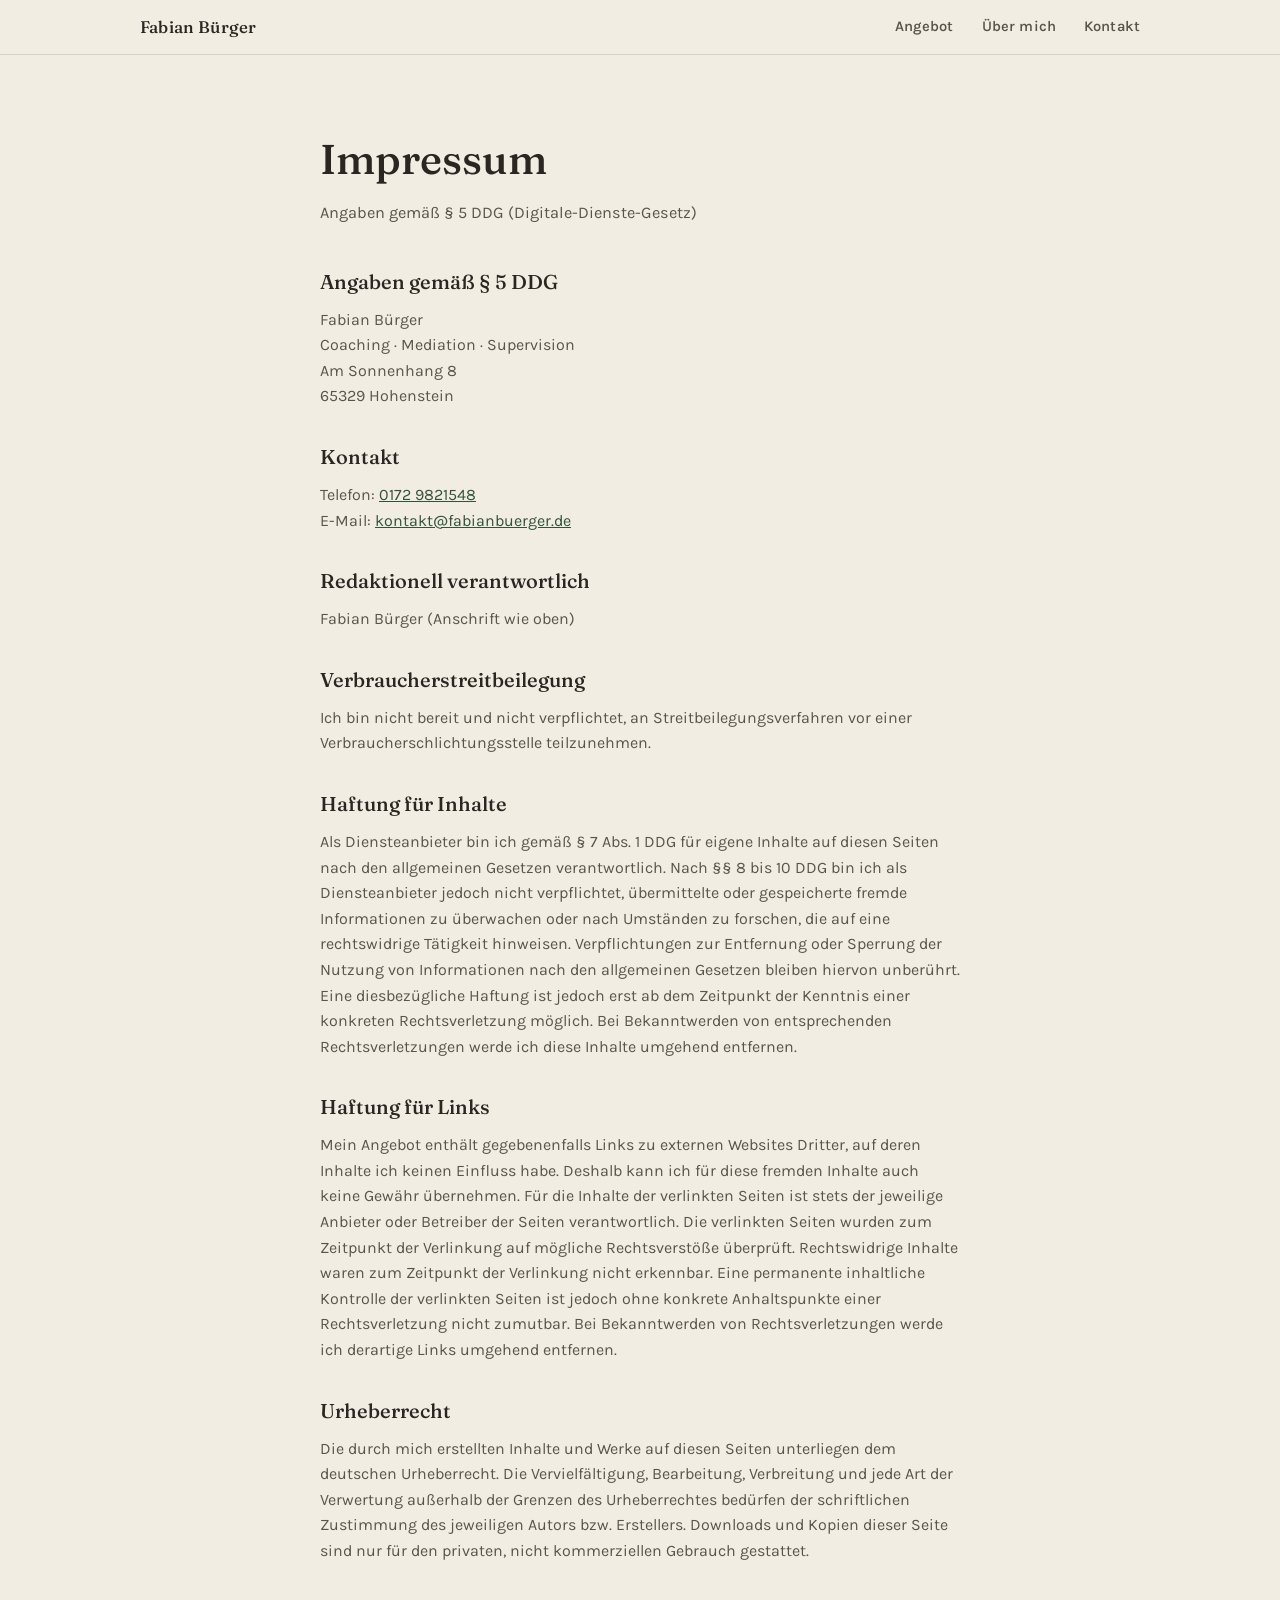
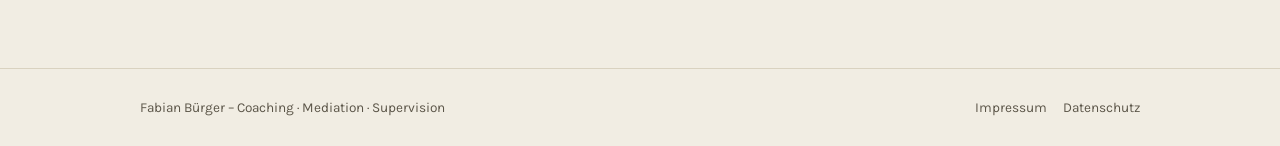
<file: impressum.html>
<!DOCTYPE html>
<html lang="de">
<head>
<meta charset="UTF-8">
<meta name="viewport" content="width=device-width, initial-scale=1.0">
<meta name="description" content="Impressum von Fabian Bürger – Coaching, Mediation und Supervision.">
<meta name="robots" content="index, follow">
<link rel="canonical" href="https://fabianbuerger.de/impressum.html">
<title>Impressum – Fabian Bürger</title>
<link rel="icon" href="/favicon.svg" type="image/svg+xml">
<link rel="icon" href="/favicon.ico" sizes="any">
<link rel="apple-touch-icon" href="/apple-touch-icon.png">
<link rel="stylesheet" href="/style.css">
</head>
<body>

<header class="site">
  <div class="wrap nav-row">
    <a class="wordmark" href="/">Fabian Bürger</a>
    <button type="button" class="burger" aria-label="Menü" aria-expanded="false" aria-controls="site-nav">
      <svg viewBox="0 0 24 24" fill="none" stroke-width="2" stroke-linecap="round" aria-hidden="true"><path d="M3 6h18M3 12h18M3 18h18"/></svg>
    </button>
    <nav class="links" id="site-nav" aria-label="Hauptnavigation">
      <a href="/angebot">Angebot</a>
      <a href="/ueber-mich">Über mich</a>
      <a href="/kontakt">Kontakt</a>
    </nav>
  </div>
</header>

<main class="legal">
  <div class="wrap">
    <h1>Impressum</h1>
    <p class="lede">Angaben gemäß § 5 DDG (Digitale-Dienste-Gesetz)</p>

    <section>
      <h2>Angaben gemäß § 5 DDG</h2>
      <address>
        Fabian Bürger<br>
        Coaching &middot; Mediation &middot; Supervision<br>
        Am Sonnenhang 8<br>
        65329 Hohenstein
      </address>
    </section>

    <section>
      <h2>Kontakt</h2>
      <p>Telefon: <a href="tel:+491729821548">0172 9821548</a><br>
      E-Mail: <a href="mailto:kontakt@fabianbuerger.de">kontakt@fabianbuerger.de</a></p>
    </section>

    <section>
      <h2>Redaktionell verantwortlich</h2>
      <p>Fabian Bürger (Anschrift wie oben)</p>
    </section>

    <section>
      <h2>Verbraucherstreitbeilegung</h2>
      <p>Ich bin nicht bereit und nicht verpflichtet, an Streitbeilegungsverfahren vor einer
      Verbraucherschlichtungsstelle teilzunehmen.</p>
    </section>

    <section>
      <h2>Haftung für Inhalte</h2>
      <p>Als Diensteanbieter bin ich gemäß § 7 Abs. 1 DDG für eigene Inhalte auf diesen Seiten nach den
      allgemeinen Gesetzen verantwortlich. Nach §§ 8 bis 10 DDG bin ich als Diensteanbieter jedoch nicht
      verpflichtet, übermittelte oder gespeicherte fremde Informationen zu überwachen oder nach Umständen
      zu forschen, die auf eine rechtswidrige Tätigkeit hinweisen. Verpflichtungen zur Entfernung oder
      Sperrung der Nutzung von Informationen nach den allgemeinen Gesetzen bleiben hiervon unberührt.
      Eine diesbezügliche Haftung ist jedoch erst ab dem Zeitpunkt der Kenntnis einer konkreten
      Rechtsverletzung möglich. Bei Bekanntwerden von entsprechenden Rechtsverletzungen werde ich diese
      Inhalte umgehend entfernen.</p>
    </section>

    <section>
      <h2>Haftung für Links</h2>
      <p>Mein Angebot enthält gegebenenfalls Links zu externen Websites Dritter, auf deren Inhalte ich
      keinen Einfluss habe. Deshalb kann ich für diese fremden Inhalte auch keine Gewähr übernehmen. Für
      die Inhalte der verlinkten Seiten ist stets der jeweilige Anbieter oder Betreiber der Seiten
      verantwortlich. Die verlinkten Seiten wurden zum Zeitpunkt der Verlinkung auf mögliche
      Rechtsverstöße überprüft. Rechtswidrige Inhalte waren zum Zeitpunkt der Verlinkung nicht erkennbar.
      Eine permanente inhaltliche Kontrolle der verlinkten Seiten ist jedoch ohne konkrete Anhaltspunkte
      einer Rechtsverletzung nicht zumutbar. Bei Bekanntwerden von Rechtsverletzungen werde ich derartige
      Links umgehend entfernen.</p>
    </section>

    <section>
      <h2>Urheberrecht</h2>
      <p>Die durch mich erstellten Inhalte und Werke auf diesen Seiten unterliegen dem deutschen
      Urheberrecht. Die Vervielfältigung, Bearbeitung, Verbreitung und jede Art der Verwertung außerhalb
      der Grenzen des Urheberrechtes bedürfen der schriftlichen Zustimmung des jeweiligen Autors bzw.
      Erstellers. Downloads und Kopien dieser Seite sind nur für den privaten, nicht kommerziellen
      Gebrauch gestattet.</p>
    </section>
  </div>
</main>

<footer class="site">
  <div class="wrap">
    <span>Fabian Bürger &ndash; Coaching · Mediation · Supervision</span>
    <nav class="footer-links">
      <a href="/impressum.html">Impressum</a>
      <a href="/datenschutz.html">Datenschutz</a>
    </nav>
  </div>
</footer>

<script src="/nav.js"></script>
</body>
</html>
</file>
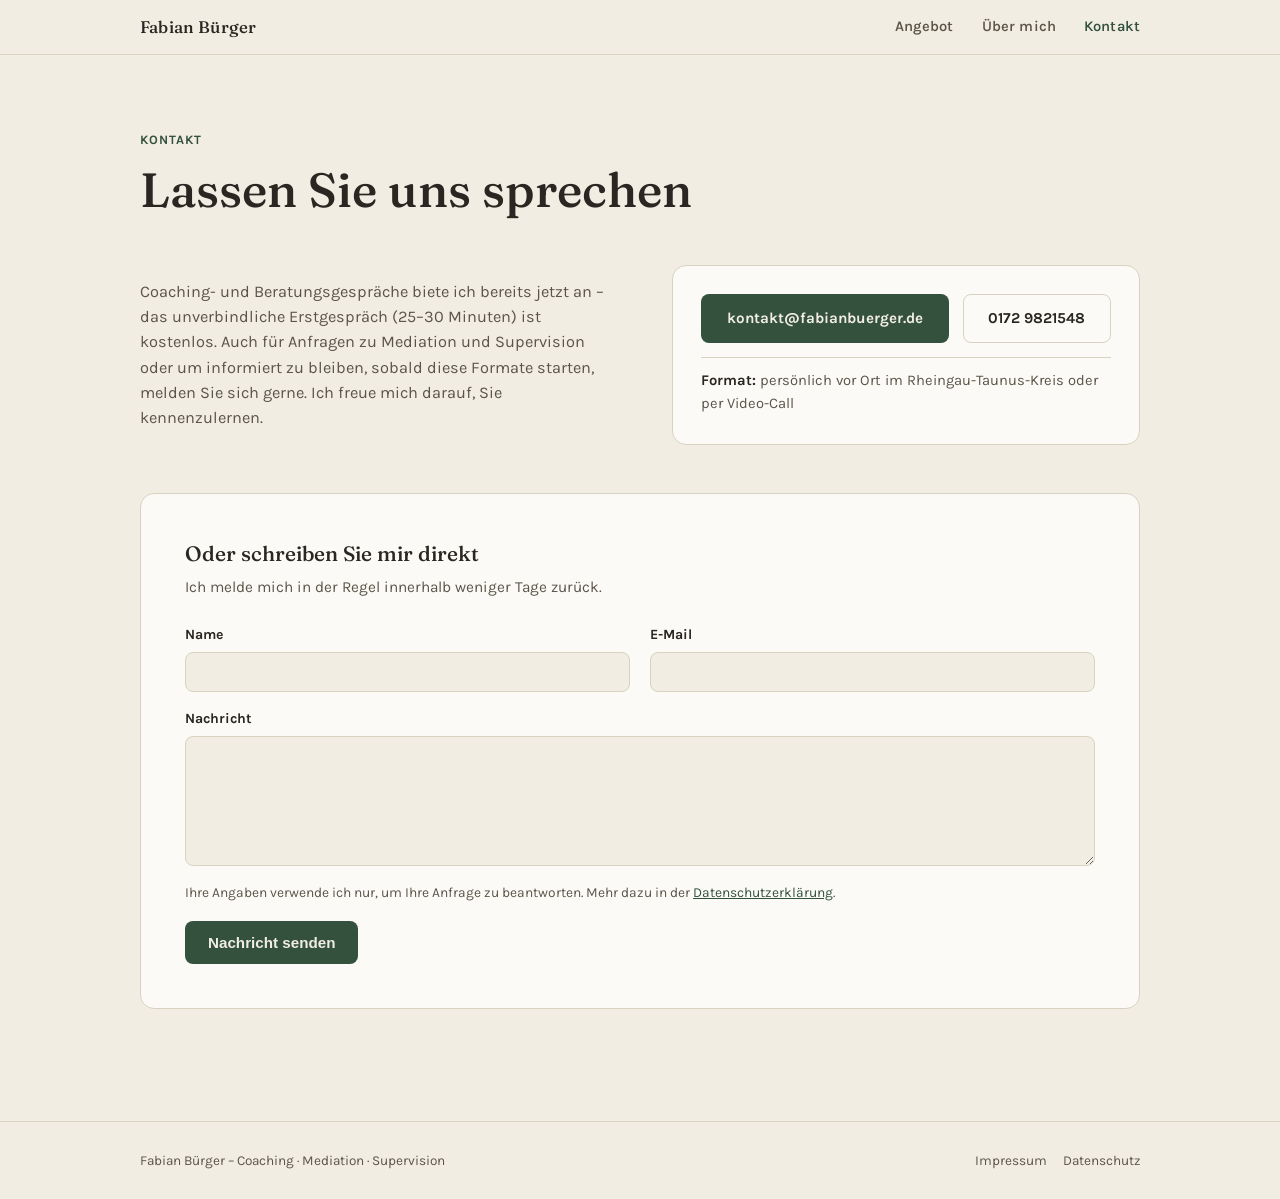
<file: kontakt.html>
<!DOCTYPE html>
<html lang="de">
<head>
<meta charset="UTF-8">
<meta name="viewport" content="width=device-width, initial-scale=1.0">
<meta name="description" content="Kontakt zu Fabian Bürger – Coaching, Mediation und Supervision im Rheingau-Taunus-Kreis. Kostenloses Erstgespräch per Telefon oder Video.">
<meta name="robots" content="index, follow">
<link rel="canonical" href="https://fabianbuerger.de/kontakt">
<meta property="og:type" content="website">
<meta property="og:url" content="https://fabianbuerger.de/kontakt">
<meta property="og:title" content="Kontakt – Fabian Bürger">
<meta property="og:description" content="Kostenloses Erstgespräch vereinbaren: per E-Mail, Telefon oder Kontaktformular.">
<meta property="og:locale" content="de_DE">
<meta property="og:image" content="https://fabianbuerger.de/og-image.png">
<meta name="twitter:card" content="summary_large_image">
<link rel="icon" href="/favicon.svg" type="image/svg+xml">
<link rel="icon" href="/favicon.ico" sizes="any">
<link rel="apple-touch-icon" href="/apple-touch-icon.png">
<title>Kontakt – Fabian Bürger</title>
<link rel="stylesheet" href="/style.css">
</head>
<body>

<header class="site">
  <div class="wrap nav-row">
    <a class="wordmark" href="/">Fabian Bürger</a>
    <button type="button" class="burger" aria-label="Menü" aria-expanded="false" aria-controls="site-nav">
      <svg viewBox="0 0 24 24" fill="none" stroke-width="2" stroke-linecap="round" aria-hidden="true"><path d="M3 6h18M3 12h18M3 18h18"/></svg>
    </button>
    <nav class="links" id="site-nav" aria-label="Hauptnavigation">
      <a href="/angebot">Angebot</a>
      <a href="/ueber-mich">Über mich</a>
      <a href="/kontakt" aria-current="page">Kontakt</a>
    </nav>
  </div>
</header>

<main>

  <div class="page-head">
    <div class="wrap">
      <span class="eyebrow">Kontakt</span>
      <h1>Lassen Sie uns sprechen</h1>
    </div>
  </div>

  <section id="kontakt">
    <div class="wrap">
      <div class="kontakt-grid">
        <p class="kontakt-text">Coaching- und Beratungsgespräche biete ich bereits jetzt an
          &ndash; das unverbindliche Erstgespräch (25&ndash;30&nbsp;Minuten) ist kostenlos. Auch für
          Anfragen zu Mediation und Supervision oder um informiert zu bleiben, sobald diese Formate
          starten, melden Sie sich gerne. Ich freue mich darauf, Sie kennenzulernen.</p>
        <div class="contact-box">
          <div class="cta-row" style="margin-top:0">
            <a class="btn btn-primary" href="mailto:kontakt@fabianbuerger.de">kontakt@fabianbuerger.de</a>
            <a class="btn btn-ghost" href="tel:+491729821548">0172 9821548</a>
          </div>
          <div class="contact-meta">
            <span><strong>Format:</strong> persönlich vor Ort im Rheingau-Taunus-Kreis oder per Video-Call</span>
          </div>
        </div>
      </div>
    </div>
    <div class="wrap kontakt-form-wrap">
      <div class="form-card">
        <h2 class="form-title">Oder schreiben Sie mir direkt</h2>
        <p>Ich melde mich in der Regel innerhalb weniger Tage zurück.</p>
        <form name="kontakt" method="POST" action="/danke.html" data-netlify="true" netlify-honeypot="bot-field">
          <input type="hidden" name="form-name" value="kontakt">
          <p class="hp-field">
            <label>Bitte nicht ausfüllen: <input name="bot-field" tabindex="-1" autocomplete="off"></label>
          </p>
          <div class="form-grid">
            <div class="field">
              <label for="f-name">Name</label>
              <input type="text" id="f-name" name="name" required autocomplete="name">
            </div>
            <div class="field">
              <label for="f-email">E-Mail</label>
              <input type="email" id="f-email" name="email" required autocomplete="email">
            </div>
          </div>
          <div class="field">
            <label for="f-message">Nachricht</label>
            <textarea id="f-message" name="message" rows="6" required></textarea>
          </div>
          <p class="form-hint">Ihre Angaben verwende ich nur, um Ihre Anfrage zu beantworten. Mehr dazu in der
            <a href="/datenschutz.html#kontaktformular">Datenschutzerklärung</a>.</p>
          <button type="submit" class="btn btn-primary">Nachricht senden</button>
        </form>
      </div>
    </div>
  </section>

</main>

<footer class="site">
  <div class="wrap">
    <span>Fabian Bürger &ndash; Coaching · Mediation · Supervision</span>
    <nav class="footer-links" aria-label="Rechtliches">
      <a href="/impressum.html">Impressum</a>
      <a href="/datenschutz.html">Datenschutz</a>
    </nav>
  </div>
</footer>

<script src="/nav.js"></script>
<script data-goatcounter="https://fabianbuerger.goatcounter.com/count" async src="//gc.zgo.at/count.js"></script>
</body>
</html>
</file>
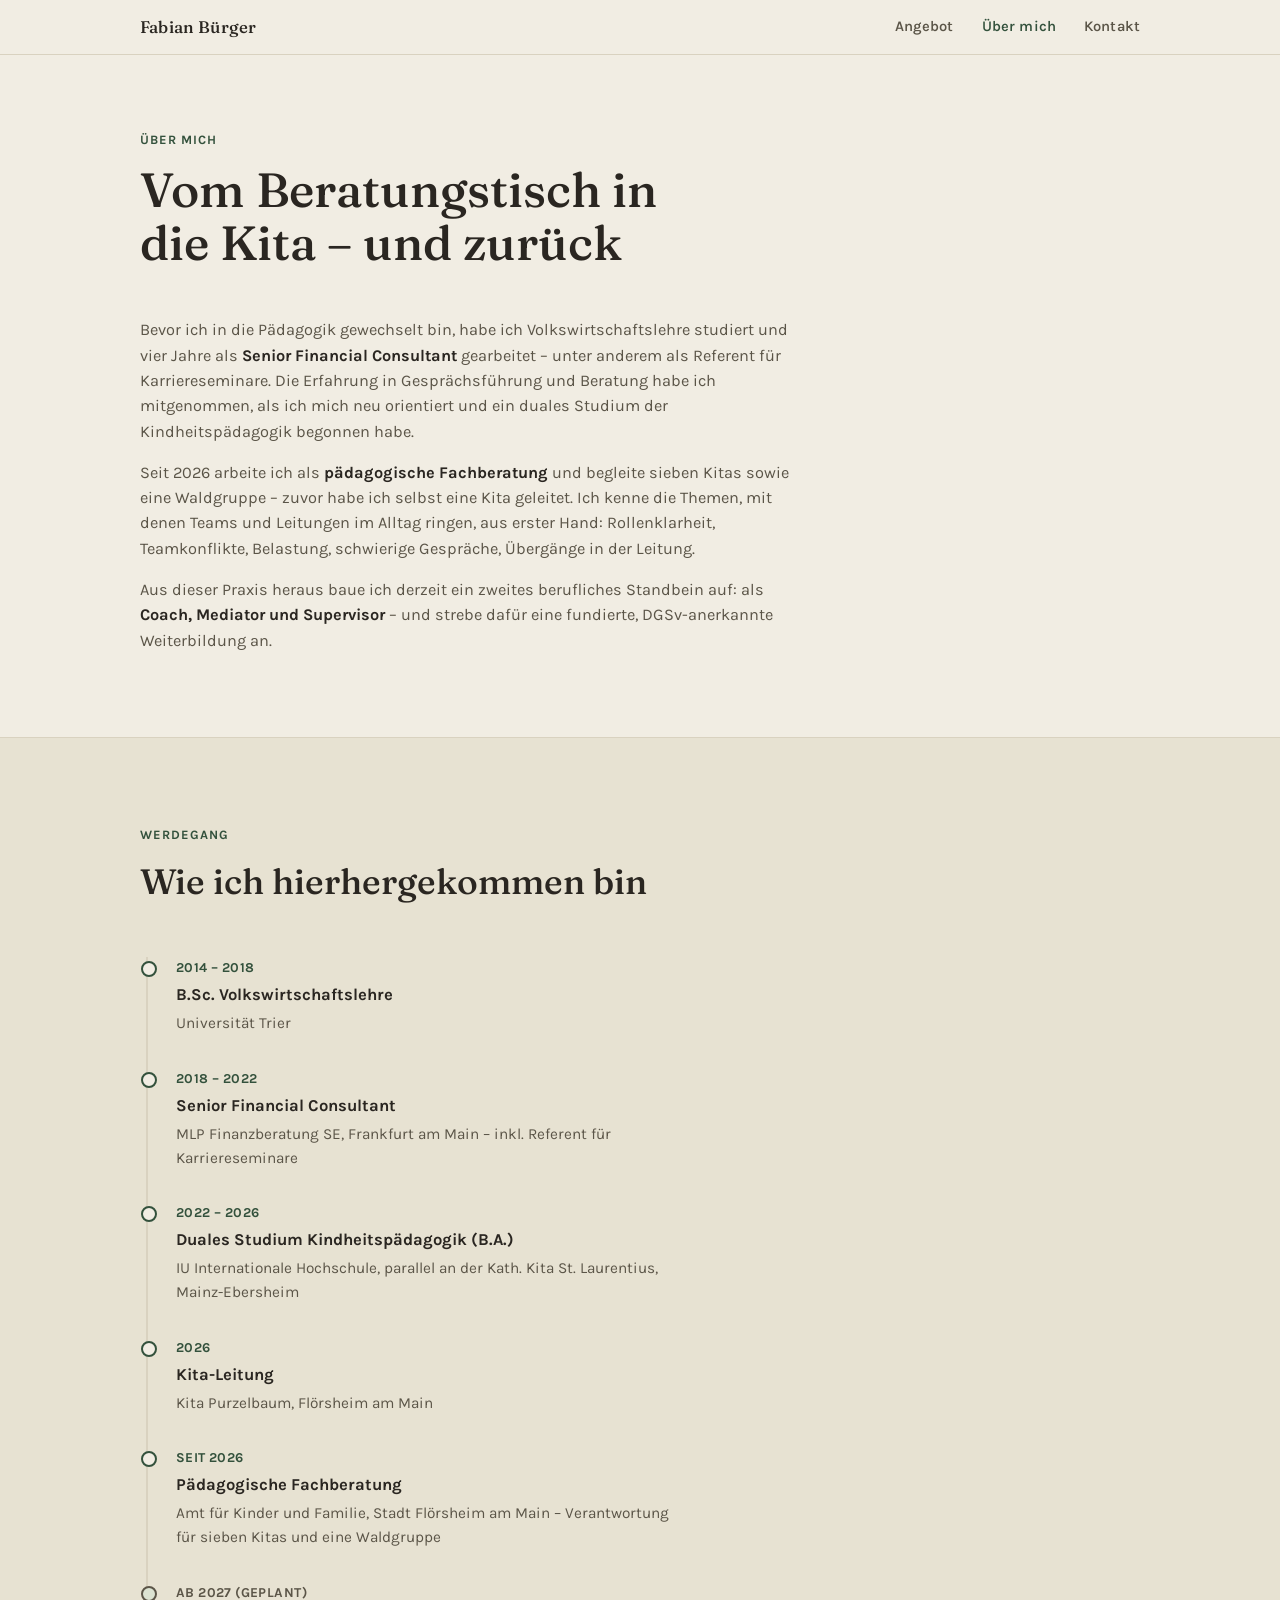
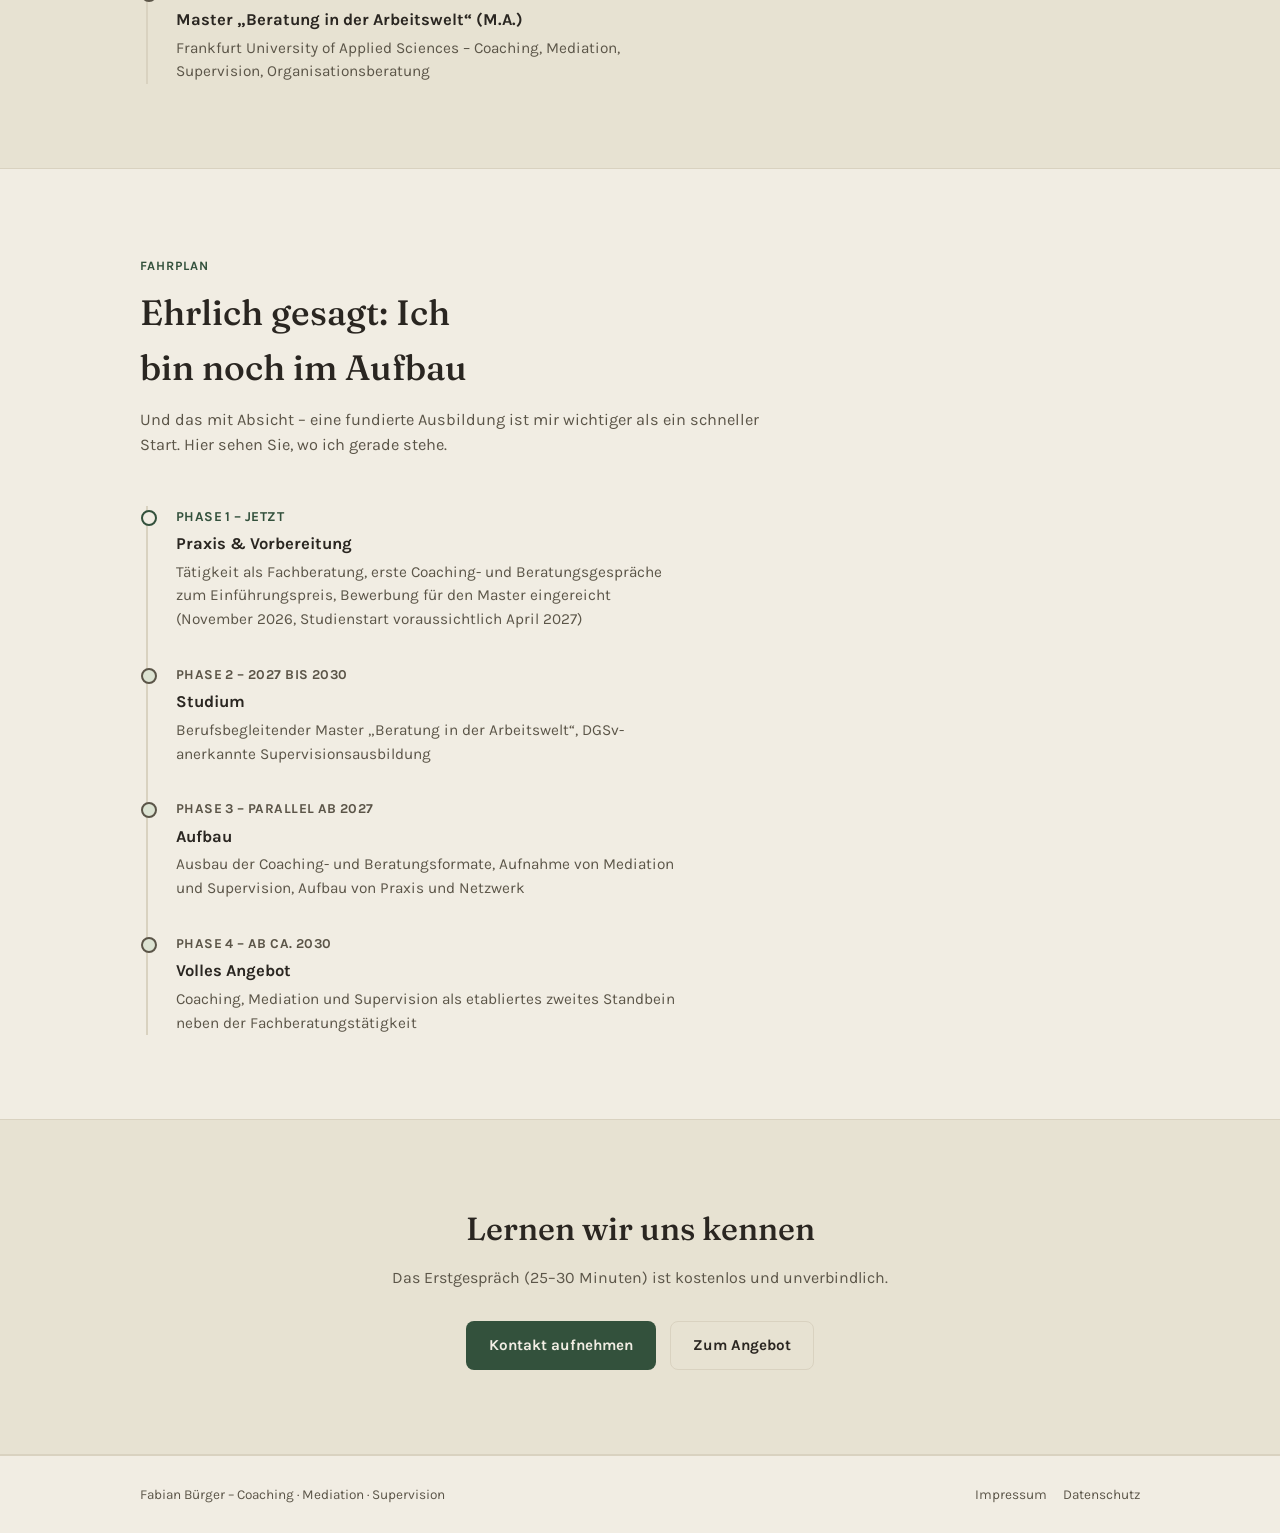
<file: ueber-mich.html>
<!DOCTYPE html>
<html lang="de">
<head>
<meta charset="UTF-8">
<meta name="viewport" content="width=device-width, initial-scale=1.0">
<meta name="description" content="Fabian Bürger: pädagogische Fachberatung, ehemalige Kita-Leitung, B.A. Kindheitspädagogik und B.Sc. Volkswirtschaftslehre. Werdegang und Fahrplan zum Coach, Mediator und Supervisor.">
<meta name="robots" content="index, follow">
<link rel="canonical" href="https://fabianbuerger.de/ueber-mich">
<meta property="og:type" content="profile">
<meta property="og:url" content="https://fabianbuerger.de/ueber-mich">
<meta property="og:title" content="Über mich – Fabian Bürger">
<meta property="og:description" content="Vom Beratungstisch in die Kita – und zurück: Werdegang und Fahrplan von Fabian Bürger.">
<meta property="og:locale" content="de_DE">
<meta property="og:image" content="https://fabianbuerger.de/og-image.png">
<meta name="twitter:card" content="summary_large_image">
<link rel="icon" href="/favicon.svg" type="image/svg+xml">
<link rel="icon" href="/favicon.ico" sizes="any">
<link rel="apple-touch-icon" href="/apple-touch-icon.png">
<title>Über mich: Werdegang &amp; Fahrplan – Fabian Bürger</title>
<link rel="stylesheet" href="/style.css">
</head>
<body>

<header class="site">
  <div class="wrap nav-row">
    <a class="wordmark" href="/">Fabian Bürger</a>
    <button type="button" class="burger" aria-label="Menü" aria-expanded="false" aria-controls="site-nav">
      <svg viewBox="0 0 24 24" fill="none" stroke-width="2" stroke-linecap="round" aria-hidden="true"><path d="M3 6h18M3 12h18M3 18h18"/></svg>
    </button>
    <nav class="links" id="site-nav" aria-label="Hauptnavigation">
      <a href="/angebot">Angebot</a>
      <a href="/ueber-mich" aria-current="page">Über mich</a>
      <a href="/kontakt">Kontakt</a>
    </nav>
  </div>
</header>

<main>

  <div class="page-head">
    <div class="wrap">
      <span class="eyebrow">Über mich</span>
      <h1>Vom Beratungstisch in die Kita &ndash; und zurück</h1>
    </div>
  </div>

  <section>
    <div class="wrap">
      <div class="prose">
        <p>
          Bevor ich in die Pädagogik gewechselt bin, habe ich Volkswirtschaftslehre studiert und
          vier Jahre als <strong>Senior Financial Consultant</strong> gearbeitet &ndash; unter anderem
          als Referent für Karriereseminare. Die Erfahrung in Gesprächsführung und Beratung habe ich
          mitgenommen, als ich mich neu orientiert und ein duales Studium der Kindheitspädagogik
          begonnen habe.
        </p>
        <p>
          Seit 2026 arbeite ich als <strong>pädagogische Fachberatung</strong> und begleite sieben
          Kitas sowie eine Waldgruppe &ndash; zuvor habe ich selbst eine Kita geleitet. Ich kenne die
          Themen, mit denen Teams und Leitungen im Alltag ringen, aus erster Hand: Rollenklarheit,
          Teamkonflikte, Belastung, schwierige Gespräche, Übergänge in der Leitung.
        </p>
        <p>
          Aus dieser Praxis heraus baue ich derzeit ein zweites berufliches Standbein auf: als
          <strong>Coach, Mediator und Supervisor</strong> &ndash; und strebe dafür eine fundierte,
          DGSv-anerkannte Weiterbildung an.
        </p>
      </div>
    </div>
  </section>

  <section id="werdegang" class="alt">
    <div class="wrap">
      <div class="section-head">
        <span class="eyebrow">Werdegang</span>
        <h2>Wie ich hierhergekommen bin</h2>
      </div>
      <div class="timeline">
        <div class="tl-item">
          <div class="tl-date">2014 &ndash; 2018</div>
          <div class="tl-title">B.Sc. Volkswirtschaftslehre</div>
          <div class="tl-desc">Universität Trier</div>
        </div>
        <div class="tl-item">
          <div class="tl-date">2018 &ndash; 2022</div>
          <div class="tl-title">Senior Financial Consultant</div>
          <div class="tl-desc">MLP Finanzberatung SE, Frankfurt am Main &ndash; inkl. Referent für Karriereseminare</div>
        </div>
        <div class="tl-item">
          <div class="tl-date">2022 &ndash; 2026</div>
          <div class="tl-title">Duales Studium Kindheitspädagogik (B.A.)</div>
          <div class="tl-desc">IU Internationale Hochschule, parallel an der Kath. Kita St. Laurentius, Mainz-Ebersheim</div>
        </div>
        <div class="tl-item">
          <div class="tl-date">2026</div>
          <div class="tl-title">Kita-Leitung</div>
          <div class="tl-desc">Kita Purzelbaum, Flörsheim am Main</div>
        </div>
        <div class="tl-item">
          <div class="tl-date">seit 2026</div>
          <div class="tl-title">Pädagogische Fachberatung</div>
          <div class="tl-desc">Amt für Kinder und Familie, Stadt Flörsheim am Main &ndash; Verantwortung für sieben Kitas und eine Waldgruppe</div>
        </div>
        <div class="tl-item future">
          <div class="tl-date">ab 2027 (geplant)</div>
          <div class="tl-title">Master &bdquo;Beratung in der Arbeitswelt&ldquo; (M.A.)</div>
          <div class="tl-desc">Frankfurt University of Applied Sciences &ndash; Coaching, Mediation, Supervision, Organisationsberatung</div>
        </div>
      </div>
    </div>
  </section>

  <section id="fahrplan">
    <div class="wrap">
      <div class="section-head">
        <span class="eyebrow">Fahrplan</span>
        <h2>Ehrlich gesagt: Ich bin noch im Aufbau</h2>
        <p>Und das mit Absicht &ndash; eine fundierte Ausbildung ist mir wichtiger als ein schneller Start.
          Hier sehen Sie, wo ich gerade stehe.</p>
      </div>
      <div class="timeline">
        <div class="tl-item">
          <div class="tl-date">Phase 1 &ndash; jetzt</div>
          <div class="tl-title">Praxis &amp; Vorbereitung</div>
          <div class="tl-desc">Tätigkeit als Fachberatung, erste Coaching- und Beratungsgespräche zum Einführungspreis, Bewerbung für den Master eingereicht (November 2026, Studienstart voraussichtlich April 2027)</div>
        </div>
        <div class="tl-item future">
          <div class="tl-date">Phase 2 &ndash; 2027 bis 2030</div>
          <div class="tl-title">Studium</div>
          <div class="tl-desc">Berufsbegleitender Master &bdquo;Beratung in der Arbeitswelt&ldquo;, DGSv-anerkannte Supervisionsausbildung</div>
        </div>
        <div class="tl-item future">
          <div class="tl-date">Phase 3 &ndash; parallel ab 2027</div>
          <div class="tl-title">Aufbau</div>
          <div class="tl-desc">Ausbau der Coaching- und Beratungsformate, Aufnahme von Mediation und Supervision, Aufbau von Praxis und Netzwerk</div>
        </div>
        <div class="tl-item future">
          <div class="tl-date">Phase 4 &ndash; ab ca. 2030</div>
          <div class="tl-title">Volles Angebot</div>
          <div class="tl-desc">Coaching, Mediation und Supervision als etabliertes zweites Standbein neben der Fachberatungstätigkeit</div>
        </div>
      </div>
    </div>
  </section>

  <section class="cta-band alt">
    <div class="wrap">
      <h2>Lernen wir uns kennen</h2>
      <p>Das Erstgespräch (25&ndash;30&nbsp;Minuten) ist kostenlos und unverbindlich.</p>
      <div class="cta-row">
        <a class="btn btn-primary" href="/kontakt">Kontakt aufnehmen</a>
        <a class="btn btn-ghost" href="/angebot">Zum Angebot</a>
      </div>
    </div>
  </section>

</main>

<footer class="site">
  <div class="wrap">
    <span>Fabian Bürger &ndash; Coaching · Mediation · Supervision</span>
    <nav class="footer-links" aria-label="Rechtliches">
      <a href="/impressum.html">Impressum</a>
      <a href="/datenschutz.html">Datenschutz</a>
    </nav>
  </div>
</footer>

<script src="/nav.js"></script>
<script data-goatcounter="https://fabianbuerger.goatcounter.com/count" async src="//gc.zgo.at/count.js"></script>
</body>
</html>
</file>
<file: style.css>
@font-face{font-family:'Karla';font-style:normal;font-weight:400;font-display:swap;src:url('/fonts/karla-400.woff2') format('woff2');}
@font-face{font-family:'Karla';font-style:normal;font-weight:500;font-display:swap;src:url('/fonts/karla-500.woff2') format('woff2');}
@font-face{font-family:'Karla';font-style:normal;font-weight:600;font-display:swap;src:url('/fonts/karla-600.woff2') format('woff2');}
@font-face{font-family:'Karla';font-style:normal;font-weight:700;font-display:swap;src:url('/fonts/karla-700.woff2') format('woff2');}
@font-face{font-family:'Fraunces';font-style:normal;font-weight:400;font-display:swap;src:url('/fonts/fraunces-400.woff2') format('woff2');}
@font-face{font-family:'Fraunces';font-style:normal;font-weight:500;font-display:swap;src:url('/fonts/fraunces-500.woff2') format('woff2');}
@font-face{font-family:'Fraunces';font-style:normal;font-weight:600;font-display:swap;src:url('/fonts/fraunces-600.woff2') format('woff2');}
@font-face{font-family:'Fraunces';font-style:italic;font-weight:500;font-display:swap;src:url('/fonts/fraunces-500italic.woff2') format('woff2');}

:root{
  --bg: #F1EDE3;
  --bg-alt: #E7E2D2;
  --card: #FBFAF6;
  --ink: #2A2621;
  --ink-soft: #5B5548;
  --accent: #33513C;
  --accent-ink: #F1EDE3;
  --accent-soft: #DCE3D2;
  --line: #D9D2C0;
  --focus: #33513C;
}
@media (prefers-color-scheme: dark){
  :root:not([data-theme="light"]){
    --bg: #17150F;
    --bg-alt: #201D16;
    --card: #1E1B14;
    --ink: #EDE7D9;
    --ink-soft: #AFA791;
    --accent: #8CB393;
    --accent-ink: #14170F;
    --accent-soft: #2B3527;
    --line: #38331F;
    --focus: #8CB393;
  }
}
:root[data-theme="dark"]{
  --bg: #17150F;
  --bg-alt: #201D16;
  --card: #1E1B14;
  --ink: #EDE7D9;
  --ink-soft: #AFA791;
  --accent: #8CB393;
  --accent-ink: #14170F;
  --accent-soft: #2B3527;
  --line: #38331F;
  --focus: #8CB393;
}

*{box-sizing:border-box;}
body{
  background:var(--bg);
  color:var(--ink);
  font-family:'Karla', ui-sans-serif, system-ui, sans-serif;
  line-height:1.55;
  -webkit-font-smoothing:antialiased;
  scroll-behavior:smooth;
}
@media (prefers-reduced-motion: reduce){
  body{scroll-behavior:auto;}
  *{animation-duration:0.001ms !important; transition-duration:0.001ms !important;}
}

h1,h2,h3{
  font-family:'Fraunces', Georgia, 'Times New Roman', serif;
  font-weight:500;
  text-wrap:balance;
  margin:0;
  color:var(--ink);
}

a{color:var(--accent);}
a:focus-visible, button:focus-visible, summary:focus-visible{
  outline:2px solid var(--focus);
  outline-offset:3px;
}

.wrap{
  max-width:1080px;
  margin-inline:auto;
  padding-inline:clamp(16px, 5vw, 40px);
}

/* ---------- Header ---------- */
header.site{
  position:sticky;
  top:env(safe-area-inset-top, 0px);
  z-index:20;
  background:color-mix(in srgb, var(--bg) 88%, transparent);
  backdrop-filter:blur(8px);
  border-bottom:1px solid var(--line);
}
.nav-row{
  display:flex;
  align-items:center;
  justify-content:space-between;
  padding-block:14px;
  gap:16px;
}
.wordmark{
  font-family:'Fraunces', serif;
  font-weight:500;
  font-size:1.05rem;
  letter-spacing:0.01em;
  text-decoration:none;
  color:var(--ink);
  white-space:nowrap;
}
nav.links{
  display:flex;
  gap:clamp(14px, 2.4vw, 28px);
  flex-wrap:wrap;
}
nav.links a{
  text-decoration:none;
  color:var(--ink-soft);
  font-size:0.92rem;
  font-weight:600;
  letter-spacing:0.01em;
}
nav.links a:hover{color:var(--accent);}
.burger{display:none;}

@media (max-width: 700px){
  nav.links{
    position:absolute;
    inset-inline:0;
    top:100%;
    background:var(--bg);
    border-bottom:1px solid var(--line);
    flex-direction:column;
    gap:2px;
    padding:8px clamp(16px,5vw,40px) 16px;
    display:none;
  }
  nav.links a{padding-block:8px; display:block;}
  nav.links.open{display:flex;}
  .burger{
    display:inline-flex;
    align-items:center;
    justify-content:center;
    width:38px; height:38px;
    border:1px solid var(--line);
    border-radius:8px;
    background:var(--card);
    cursor:pointer;
  }
  .burger svg{width:18px;height:18px;stroke:var(--ink);}
}

/* ---------- Hero ---------- */
.hero{
  padding-block:clamp(48px, 9vw, 96px) clamp(40px, 7vw, 72px);
}
.hero-grid{
  display:grid;
  grid-template-columns:1.15fr 0.85fr;
  gap:clamp(24px, 5vw, 56px);
  align-items:center;
}
@media (max-width: 780px){
  .hero-grid{grid-template-columns:1fr;}
}
.eyebrow{
  display:inline-block;
  font-size:0.8rem;
  font-weight:700;
  letter-spacing:0.08em;
  text-transform:uppercase;
  color:var(--accent);
  margin-bottom:14px;
}
.hero h1{
  font-size:clamp(2.4rem, 6vw, 3.6rem);
  line-height:1.05;
}
.hero .sub{
  font-family:'Fraunces', serif;
  font-style:italic;
  font-weight:500;
  font-size:clamp(1.15rem, 2.4vw, 1.4rem);
  color:var(--ink-soft);
  margin-top:14px;
  max-width:34ch;
}
.hero p.lede{
  margin-top:20px;
  max-width:56ch;
  font-size:1.05rem;
  color:var(--ink-soft);
}
.badge{
  display:inline-flex;
  align-items:center;
  gap:8px;
  margin-top:22px;
  padding:7px 14px;
  border-radius:999px;
  background:var(--accent-soft);
  color:var(--accent);
  font-size:0.85rem;
  font-weight:700;
}
.badge::before{
  content:"";
  width:7px;height:7px;border-radius:50%;
  background:var(--accent);
  flex:none;
}
.badge-row{
  display:flex;
  flex-wrap:wrap;
  gap:10px;
  margin-top:22px;
}
.badge-row .badge{margin-top:0;}
.badge-alt{
  background:transparent;
  border:1px solid var(--line);
  color:var(--ink-soft);
}
.badge-alt::before{background:var(--ink-soft);}
.cta-row{
  display:flex;
  flex-wrap:wrap;
  gap:14px;
  margin-top:30px;
}
.btn{
  display:inline-flex;
  align-items:center;
  gap:8px;
  padding:12px 22px;
  border-radius:8px;
  font-weight:700;
  font-size:0.95rem;
  text-decoration:none;
  border:1px solid transparent;
  cursor:pointer;
}
.btn-primary{background:var(--accent); color:var(--accent-ink);}
.btn-primary:hover{opacity:0.92;}
.btn-ghost{border-color:var(--line); color:var(--ink);}
.btn-ghost:hover{border-color:var(--accent); color:var(--accent);}

/* Venn motif */
.venn{width:100%; max-width:220px; margin-inline:auto; display:block; flex:none;}
.venn text{
  font-family:'Karla', sans-serif;
  font-weight:700;
  font-size:16px;
  fill:var(--ink);
}
.venn circle{fill-opacity:0.55;}

/* Portrait */
.portrait-frame{
  position:relative;
  border-radius:18px;
  overflow:hidden;
  border:1px solid var(--line);
  aspect-ratio:4/5;
  max-width:380px;
  margin-inline:auto;
  background:var(--card);
}
.portrait-frame img{
  width:100%;
  height:100%;
  object-fit:cover;
  object-position:50% 22%;
  display:block;
}
.portrait-tag{
  position:absolute;
  left:14px; bottom:14px;
  background:color-mix(in srgb, var(--bg) 88%, transparent);
  backdrop-filter:blur(4px);
  border:1px solid var(--line);
  border-radius:8px;
  padding:6px 12px;
  font-size:0.82rem;
  font-weight:700;
  color:var(--ink);
}

.angebot-head{
  display:flex;
  align-items:center;
  gap:clamp(20px, 4vw, 40px);
  flex-wrap:wrap;
}
.angebot-head .section-head{margin-bottom:0; flex:1 1 320px;}

/* ---------- Sections ---------- */
section{padding-block:clamp(48px, 8vw, 84px);}
section.alt{background:var(--bg-alt); border-block:1px solid var(--line);}
.section-head{
  max-width:62ch;
  margin-bottom:clamp(28px, 5vw, 48px);
}
.section-head .eyebrow{margin-bottom:10px;}
.section-head h2{font-size:clamp(1.7rem, 3.4vw, 2.2rem);}
.section-head p{color:var(--ink-soft); margin-top:12px; font-size:1.02rem;}

.prose{max-width:66ch; display:flex; flex-direction:column; gap:16px; font-size:1.02rem; color:var(--ink-soft);}
.prose strong{color:var(--ink);}

/* Timeline */
.timeline{
  display:flex;
  flex-direction:column;
  border-left:2px solid var(--line);
  margin-left:6px;
}
.tl-item{
  position:relative;
  padding:0 0 32px 28px;
}
.tl-item:last-child{padding-bottom:0;}
.tl-item::before{
  content:"";
  position:absolute;
  left:-7px; top:4px;
  width:12px; height:12px;
  border-radius:50%;
  background:var(--bg);
  border:2px solid var(--accent);
}
.tl-item.future::before{background:var(--accent-soft); border-color:var(--ink-soft);}
.tl-date{
  font-weight:700;
  font-size:0.85rem;
  letter-spacing:0.03em;
  color:var(--accent);
  text-transform:uppercase;
}
.tl-item.future .tl-date{color:var(--ink-soft);}
.tl-title{font-weight:700; margin-top:4px; font-size:1.04rem;}
.tl-desc{color:var(--ink-soft); margin-top:4px; font-size:0.96rem; max-width:56ch;}

/* Cards */
.grid-3{
  display:grid;
  grid-template-columns:repeat(3, 1fr);
  gap:20px;
}
@media (max-width: 820px){ .grid-3{grid-template-columns:1fr 1fr;} }
@media (max-width: 560px){ .grid-3{grid-template-columns:1fr;} }
.card{
  background:var(--card);
  border:1px solid var(--line);
  border-radius:14px;
  padding:26px 22px;
  display:flex;
  flex-direction:column;
  gap:10px;
}
.card .num{
  font-family:'Fraunces', serif;
  font-style:italic;
  font-size:1.6rem;
  color:var(--accent);
}
.card h3{font-size:1.18rem;}
.card p{color:var(--ink-soft); font-size:0.96rem; margin:0;}

.note{
  margin-top:26px;
  font-size:0.92rem;
  color:var(--ink-soft);
  border-left:3px solid var(--accent-soft);
  padding-left:14px;
}

/* Für wen list */
.taglist{
  display:flex;
  flex-wrap:wrap;
  gap:12px;
}
.tag{
  background:var(--card);
  border:1px solid var(--line);
  border-radius:10px;
  padding:14px 18px;
  font-weight:600;
  font-size:0.96rem;
  flex:1 1 220px;
}

/* Contact */
#kontakt{
  padding-bottom:clamp(64px, 10vw, 112px);
}
.kontakt-heading{
  margin-bottom:clamp(28px, 5vw, 48px);
}
.kontakt-grid{
  display:grid;
  grid-template-columns:1fr 1fr;
  gap:clamp(32px, 6vw, 64px);
  align-items:center;
}
@media (max-width: 780px){
  .kontakt-grid{grid-template-columns:1fr;}
}
.kontakt-text{
  color:var(--ink-soft);
  font-size:1.02rem;
  margin:0;
}
.contact-box{
  display:flex;
  flex-direction:column;
  gap:14px;
  align-items:flex-start;
  width:100%;
  background:var(--card);
  border:1px solid var(--line);
  border-radius:14px;
  padding:clamp(20px, 3vw, 28px);
}
.contact-box .cta-row{width:100%;}
.contact-box .btn{flex:1 1 auto; justify-content:center;}
.contact-meta{
  display:flex;
  flex-direction:column;
  gap:8px;
  font-size:0.92rem;
  color:var(--ink-soft);
  padding-top:12px;
  border-top:1px solid var(--line);
  width:100%;
}
.contact-meta strong{color:var(--ink);}

.kontakt-form-wrap{
  margin-top:clamp(32px, 5vw, 48px);
}
.form-card{
  width:100%;
  background:var(--card);
  border:1px solid var(--line);
  border-radius:14px;
  padding:clamp(28px, 4vw, 44px);
}
.form-card h3{font-size:1.3rem; margin-bottom:6px;}
.form-card > p{color:var(--ink-soft); font-size:0.96rem; margin:0 0 24px;}
.form-grid{
  display:grid;
  grid-template-columns:1fr 1fr;
  gap:20px;
}
@media (max-width: 600px){
  .form-grid{grid-template-columns:1fr;}
}
.field{
  display:flex;
  flex-direction:column;
  gap:6px;
  margin-bottom:16px;
}
.field label{
  font-size:0.88rem;
  font-weight:700;
  color:var(--ink);
}
.field input,
.field textarea{
  font-family:'Karla', sans-serif;
  font-size:0.96rem;
  color:var(--ink);
  background:var(--bg);
  border:1px solid var(--line);
  border-radius:8px;
  padding:10px 12px;
  resize:vertical;
  width:100%;
}
.field input:focus-visible,
.field textarea:focus-visible{
  outline:2px solid var(--focus);
  outline-offset:1px;
}
.form-hint{
  font-size:0.86rem;
  color:var(--ink-soft);
  margin:0 0 18px;
}
.hp-field{
  position:absolute;
  left:-9999px;
  width:1px;
  height:1px;
  overflow:hidden;
}

.closing-quote{
  padding-block:clamp(40px, 7vw, 64px);
  text-align:center;
}
.closing-quote blockquote{
  margin:0;
  max-width:44ch;
  margin-inline:auto;
}
.closing-quote p{
  font-family:'Fraunces', serif;
  font-style:italic;
  font-weight:500;
  font-size:clamp(1.15rem, 2.4vw, 1.4rem);
  color:var(--ink-soft);
  margin:0;
}
.closing-quote cite{
  display:block;
  margin-top:10px;
  font-style:normal;
  font-size:0.85rem;
  font-weight:700;
  letter-spacing:0.03em;
  color:var(--accent);
}

footer.site{
  border-top:1px solid var(--line);
  padding-block:28px;
  font-size:0.85rem;
  color:var(--ink-soft);
}
footer.site .wrap{
  display:flex;
  justify-content:space-between;
  flex-wrap:wrap;
  gap:8px;
}
.footer-links{display:flex; gap:16px;}
.footer-links a{color:var(--ink-soft); text-decoration:none;}
.footer-links a:hover{color:var(--accent);}

/* ---------- Unterseiten ---------- */
body{margin:0;}
nav.links a[aria-current="page"]{color:var(--accent);}
.page-head{padding-block:clamp(40px, 7vw, 72px) 0;}
.page-head h1{font-size:clamp(2.1rem, 5vw, 3rem); line-height:1.1;}
.page-head p.lede{
  margin-top:16px;
  max-width:60ch;
  font-size:1.05rem;
  color:var(--ink-soft);
}
.page-head + section{padding-top:clamp(32px, 5vw, 48px);}
.card .more{margin-top:auto; padding-top:6px; font-weight:700; font-size:0.92rem; text-decoration:none;}
.card .more:hover{text-decoration:underline;}
.card ul{margin:4px 0 0; padding-left:18px; color:var(--ink-soft); font-size:0.94rem;}
.card ul li{margin-bottom:4px;}
.status{
  display:inline-block;
  font-size:0.78rem;
  font-weight:700;
  letter-spacing:0.04em;
  text-transform:uppercase;
  color:var(--accent);
}
.status.later{color:var(--ink-soft);}
.steps{counter-reset:step; display:grid; grid-template-columns:repeat(3, 1fr); gap:20px; padding:0; margin:0; list-style:none;}
@media (max-width: 820px){ .steps{grid-template-columns:1fr;} }
.steps li{
  counter-increment:step;
  background:var(--card);
  border:1px solid var(--line);
  border-radius:14px;
  padding:22px;
  color:var(--ink-soft);
  font-size:0.96rem;
}
.steps li::before{
  content:counter(step, decimal-leading-zero);
  display:block;
  font-family:'Fraunces', serif;
  font-style:italic;
  font-size:1.4rem;
  color:var(--accent);
  margin-bottom:6px;
}
.steps li strong{display:block; color:var(--ink); margin-bottom:4px; font-size:1.02rem;}
.faq{display:flex; flex-direction:column; gap:12px; max-width:72ch;}
.faq details{
  background:var(--card);
  border:1px solid var(--line);
  border-radius:12px;
  padding:16px 20px;
}
.faq summary{cursor:pointer; font-weight:700;}
.faq details p{margin:10px 0 0; color:var(--ink-soft);}
.cta-band{text-align:center;}
.cta-band h2{font-size:clamp(1.6rem, 3.2vw, 2rem);}
.cta-band p{color:var(--ink-soft); max-width:56ch; margin:12px auto 0;}
.cta-band .cta-row{justify-content:center;}

/* ---------- Rechtstexte ---------- */
.legal .wrap{max-width:720px;}
.legal h1{font-size:clamp(2rem, 4.5vw, 2.6rem); margin:0 0 8px;}
.legal p.lede{color:var(--ink-soft); margin:0 0 40px; font-size:1.02rem;}
.legal section{padding:0; margin-bottom:32px;}
.legal h2{font-size:1.25rem; margin:0 0 10px;}
.legal p{margin:0 0 10px; color:var(--ink-soft); line-height:1.6;}
.legal p strong{color:var(--ink);}
.legal ul{margin:0 0 10px; padding-left:20px; color:var(--ink-soft);}
.legal address{font-style:normal; color:var(--ink-soft); line-height:1.6;}
main.legal{display:block; padding-block:clamp(40px, 8vw, 72px);}
.form-card h2.form-title{font-size:1.3rem; margin-bottom:6px;}
.prose p{margin:0;}
</file>
